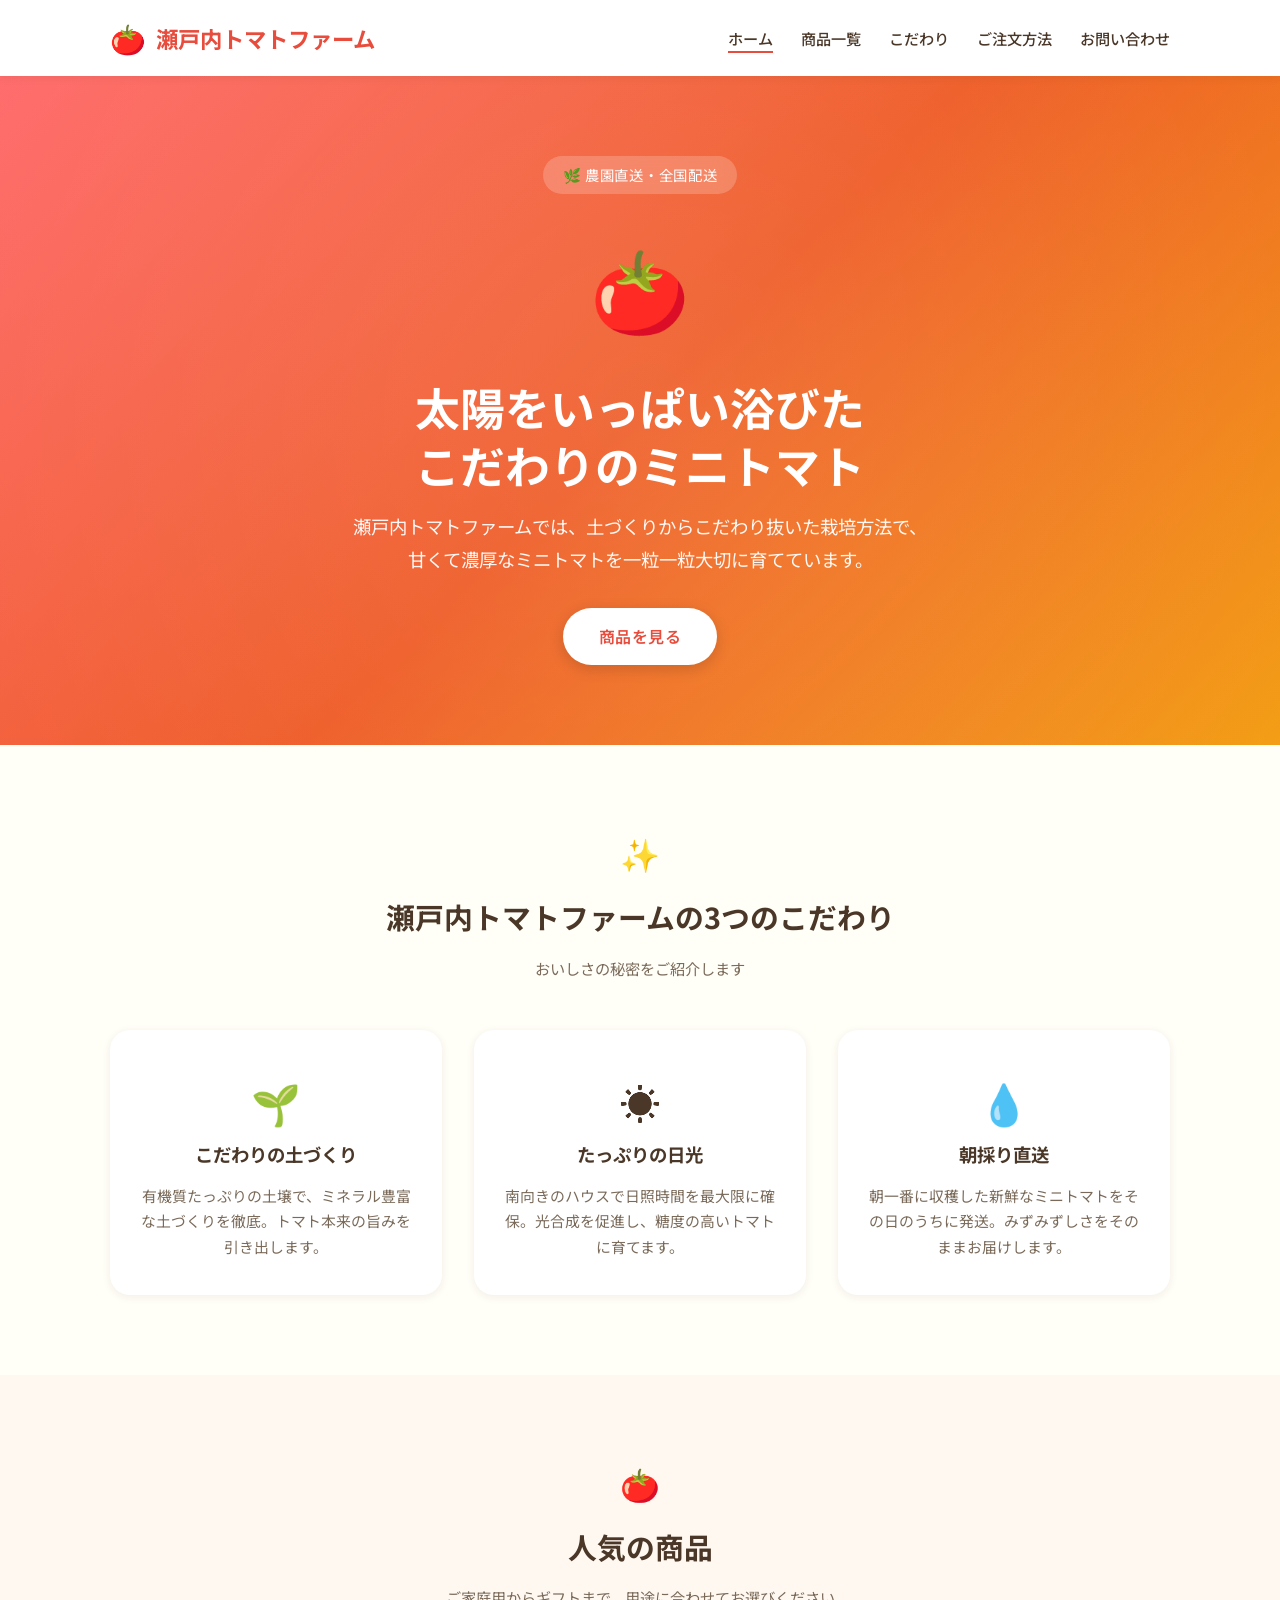
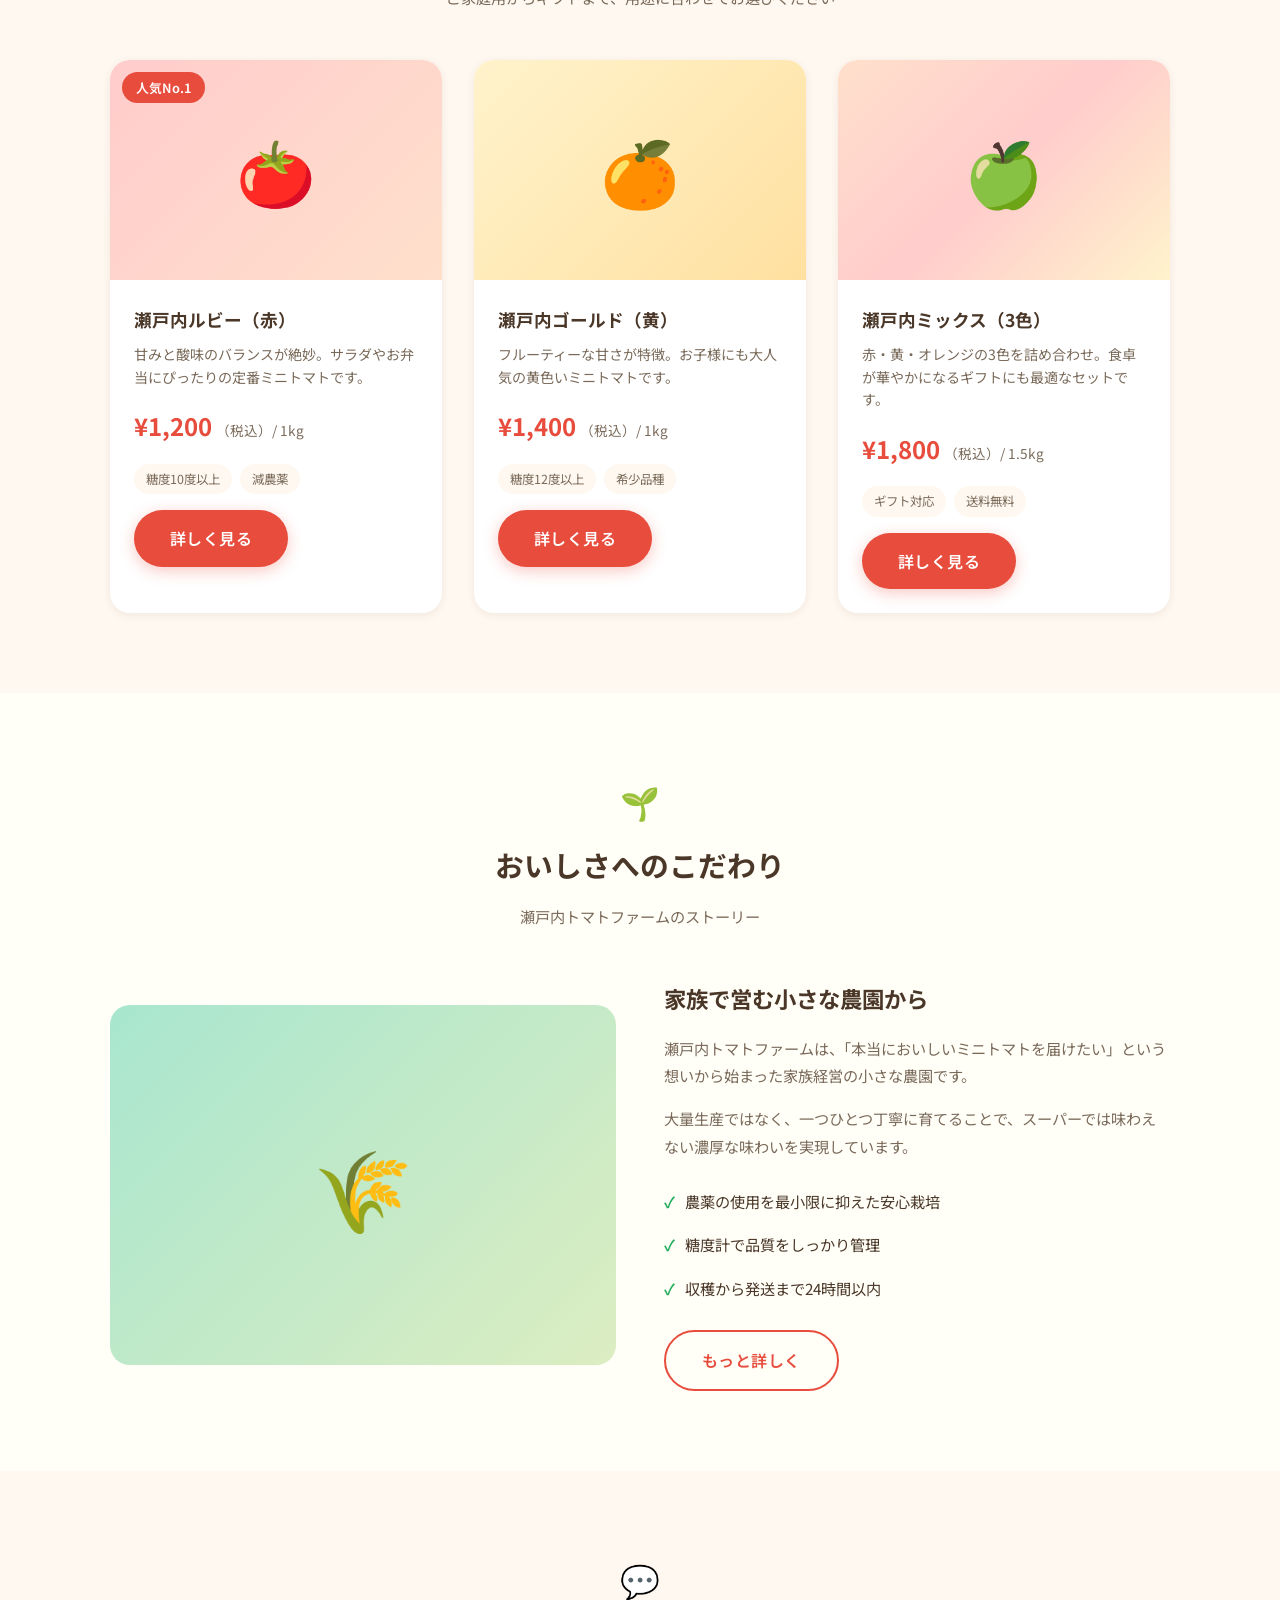
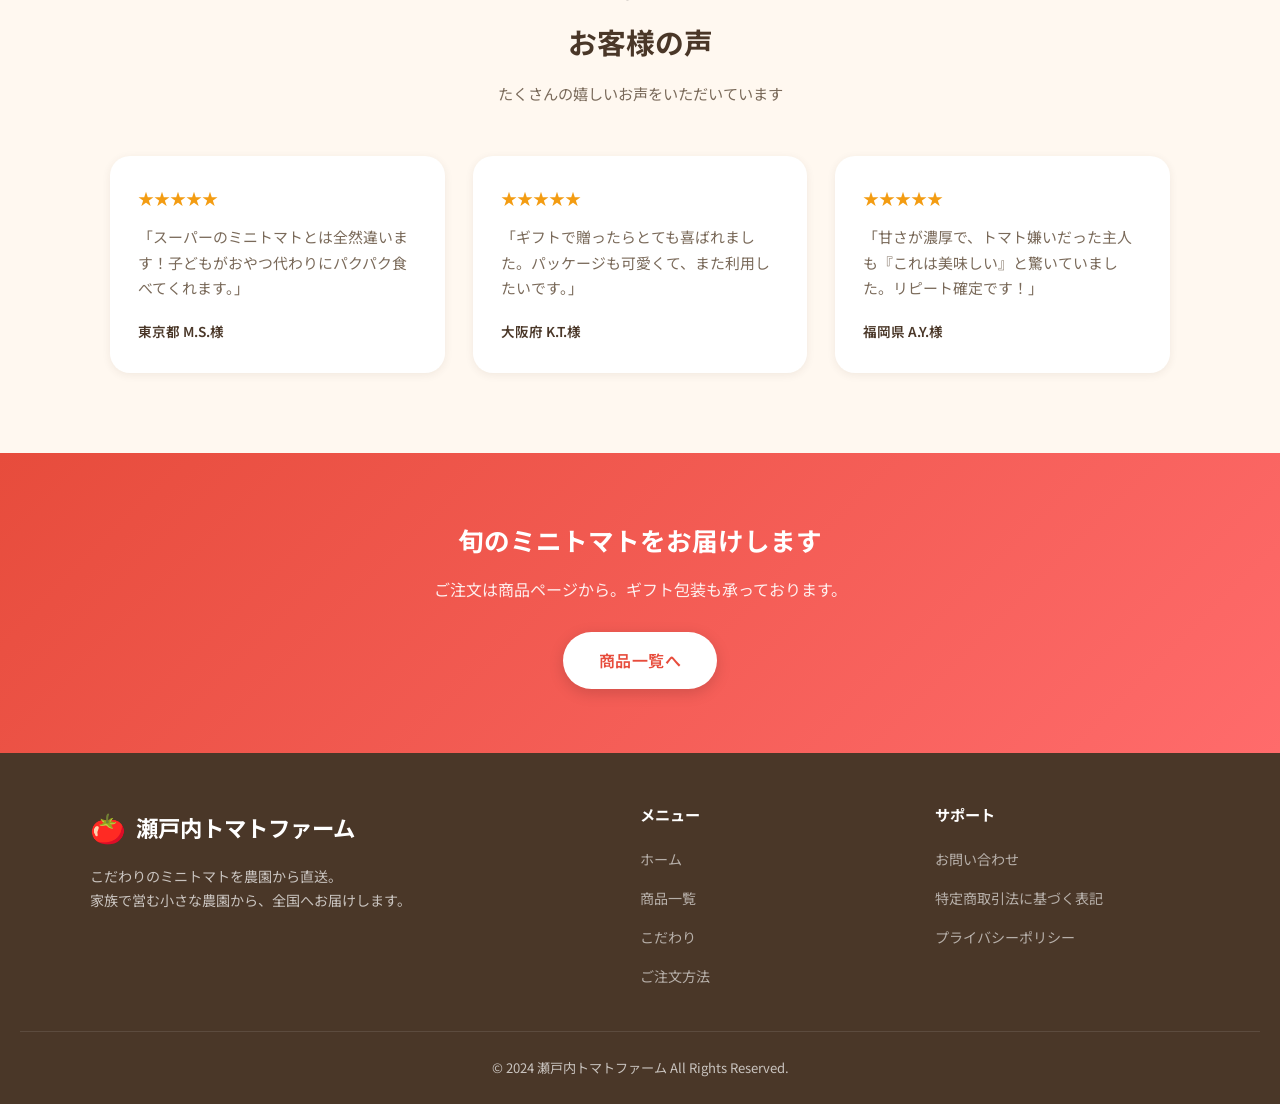
<file: index.html>
<!DOCTYPE html>
<html lang="ja">
<head>
  <meta charset="UTF-8">
  <meta name="viewport" content="width=device-width, initial-scale=1.0">
  <meta name="description" content="甘くて濃厚なミニトマトを農園から直送。こだわりの栽培方法で育てた新鮮なミニトマトをお届けします。">
  <title>瀬戸内トマトファーム | こだわりミニトマトの通販</title>
  <link rel="preconnect" href="https://fonts.googleapis.com">
  <link rel="preconnect" href="https://fonts.gstatic.com" crossorigin>
  <link href="https://fonts.googleapis.com/css2?family=Noto+Sans+JP:wght@400;500;600;700&display=swap" rel="stylesheet">
  <link rel="stylesheet" href="css/style.css">
</head>
<body>

  <!-- Header -->
  <header class="header">
    <div class="header-inner">
      <div class="logo">
        <span class="logo-icon">&#127813;</span>
        <a href="index.html">瀬戸内トマトファーム</a>
      </div>
      <button class="hamburger" aria-label="メニュー">
        <span></span>
        <span></span>
        <span></span>
      </button>
      <nav class="nav">
        <ul class="nav-list">
          <li><a href="index.html" class="active">ホーム</a></li>
          <li><a href="products.html">商品一覧</a></li>
          <li><a href="about.html">こだわり</a></li>
          <li><a href="order.html">ご注文方法</a></li>
          <li><a href="contact.html">お問い合わせ</a></li>
        </ul>
      </nav>
    </div>
  </header>

  <!-- Hero -->
  <section class="hero">
    <div class="hero-content">
      <span class="hero-badge">&#127807; 農園直送・全国配送</span>
      <span class="hero-tomato">&#127813;</span>
      <h1>太陽をいっぱい浴びた<br>こだわりのミニトマト</h1>
      <p>瀬戸内トマトファームでは、土づくりからこだわり抜いた栽培方法で、<br>甘くて濃厚なミニトマトを一粒一粒大切に育てています。</p>
      <a href="products.html" class="btn btn-primary">商品を見る</a>
    </div>
  </section>

  <!-- Features -->
  <section class="section">
    <div class="section-title">
      <span class="title-icon">&#10024;</span>
      <h2>瀬戸内トマトファームの3つのこだわり</h2>
      <p class="subtitle">おいしさの秘密をご紹介します</p>
    </div>
    <div class="features-grid container">
      <div class="feature-card">
        <span class="feature-icon">&#127793;</span>
        <h3>こだわりの土づくり</h3>
        <p>有機質たっぷりの土壌で、ミネラル豊富な土づくりを徹底。トマト本来の旨みを引き出します。</p>
      </div>
      <div class="feature-card">
        <span class="feature-icon">&#9728;&#65039;</span>
        <h3>たっぷりの日光</h3>
        <p>南向きのハウスで日照時間を最大限に確保。光合成を促進し、糖度の高いトマトに育てます。</p>
      </div>
      <div class="feature-card">
        <span class="feature-icon">&#128167;</span>
        <h3>朝採り直送</h3>
        <p>朝一番に収穫した新鮮なミニトマトをその日のうちに発送。みずみずしさをそのままお届けします。</p>
      </div>
    </div>
  </section>

  <!-- Products Preview -->
  <section class="section section-bg">
    <div class="section-title">
      <span class="title-icon">&#127813;</span>
      <h2>人気の商品</h2>
      <p class="subtitle">ご家庭用からギフトまで、用途に合わせてお選びください</p>
    </div>
    <div class="products-grid container">
      <div class="product-card">
        <div class="product-image">
          <span class="product-badge">人気No.1</span>
          &#127813;
        </div>
        <div class="product-info">
          <h3>瀬戸内ルビー（赤）</h3>
          <p class="description">甘みと酸味のバランスが絶妙。サラダやお弁当にぴったりの定番ミニトマトです。</p>
          <div class="product-price">
            <span class="price">&yen;1,200</span>
            <span class="unit">（税込）/ 1kg</span>
          </div>
          <div class="product-meta">
            <span class="product-tag">糖度10度以上</span>
            <span class="product-tag">減農薬</span>
          </div>
          <a href="products.html" class="btn btn-accent">詳しく見る</a>
        </div>
      </div>
      <div class="product-card">
        <div class="product-image" style="background: linear-gradient(135deg, #fff3cc, #ffe0a0);">
          &#127818;
        </div>
        <div class="product-info">
          <h3>瀬戸内ゴールド（黄）</h3>
          <p class="description">フルーティーな甘さが特徴。お子様にも大人気の黄色いミニトマトです。</p>
          <div class="product-price">
            <span class="price">&yen;1,400</span>
            <span class="unit">（税込）/ 1kg</span>
          </div>
          <div class="product-meta">
            <span class="product-tag">糖度12度以上</span>
            <span class="product-tag">希少品種</span>
          </div>
          <a href="products.html" class="btn btn-accent">詳しく見る</a>
        </div>
      </div>
      <div class="product-card">
        <div class="product-image" style="background: linear-gradient(135deg, #ffe0cc, #ffcccc, #fff3cc);">
          &#127823;
        </div>
        <div class="product-info">
          <h3>瀬戸内ミックス（3色）</h3>
          <p class="description">赤・黄・オレンジの3色を詰め合わせ。食卓が華やかになるギフトにも最適なセットです。</p>
          <div class="product-price">
            <span class="price">&yen;1,800</span>
            <span class="unit">（税込）/ 1.5kg</span>
          </div>
          <div class="product-meta">
            <span class="product-tag">ギフト対応</span>
            <span class="product-tag">送料無料</span>
          </div>
          <a href="products.html" class="btn btn-accent">詳しく見る</a>
        </div>
      </div>
    </div>
  </section>

  <!-- Story Section -->
  <section class="section">
    <div class="section-title">
      <span class="title-icon">&#127793;</span>
      <h2>おいしさへのこだわり</h2>
      <p class="subtitle">瀬戸内トマトファームのストーリー</p>
    </div>
    <div class="story-content container">
      <div class="story-image">&#127806;</div>
      <div class="story-text">
        <h3>家族で営む小さな農園から</h3>
        <p>瀬戸内トマトファームは、「本当においしいミニトマトを届けたい」という想いから始まった家族経営の小さな農園です。</p>
        <p>大量生産ではなく、一つひとつ丁寧に育てることで、スーパーでは味わえない濃厚な味わいを実現しています。</p>
        <ul class="story-list">
          <li>農薬の使用を最小限に抑えた安心栽培</li>
          <li>糖度計で品質をしっかり管理</li>
          <li>収穫から発送まで24時間以内</li>
        </ul>
        <a href="about.html" class="btn btn-outline" style="margin-top: 20px;">もっと詳しく</a>
      </div>
    </div>
  </section>

  <!-- Testimonials -->
  <section class="section section-bg">
    <div class="section-title">
      <span class="title-icon">&#128172;</span>
      <h2>お客様の声</h2>
      <p class="subtitle">たくさんの嬉しいお声をいただいています</p>
    </div>
    <div class="testimonials-grid container">
      <div class="testimonial-card">
        <div class="testimonial-stars">&#9733;&#9733;&#9733;&#9733;&#9733;</div>
        <p>「スーパーのミニトマトとは全然違います！子どもがおやつ代わりにパクパク食べてくれます。」</p>
        <span class="testimonial-author">東京都 M.S.様</span>
      </div>
      <div class="testimonial-card">
        <div class="testimonial-stars">&#9733;&#9733;&#9733;&#9733;&#9733;</div>
        <p>「ギフトで贈ったらとても喜ばれました。パッケージも可愛くて、また利用したいです。」</p>
        <span class="testimonial-author">大阪府 K.T.様</span>
      </div>
      <div class="testimonial-card">
        <div class="testimonial-stars">&#9733;&#9733;&#9733;&#9733;&#9733;</div>
        <p>「甘さが濃厚で、トマト嫌いだった主人も『これは美味しい』と驚いていました。リピート確定です！」</p>
        <span class="testimonial-author">福岡県 A.Y.様</span>
      </div>
    </div>
  </section>

  <!-- CTA -->
  <section class="cta-section">
    <h2>旬のミニトマトをお届けします</h2>
    <p>ご注文は商品ページから。ギフト包装も承っております。</p>
    <a href="products.html" class="btn btn-primary">商品一覧へ</a>
  </section>

  <!-- Footer -->
  <footer class="footer">
    <div class="footer-inner">
      <div class="footer-brand">
        <div class="logo">
          <span class="logo-icon">&#127813;</span>
          瀬戸内トマトファーム
        </div>
        <p>こだわりのミニトマトを農園から直送。<br>家族で営む小さな農園から、全国へお届けします。</p>
      </div>
      <div class="footer-links">
        <h4>メニュー</h4>
        <ul>
          <li><a href="index.html">ホーム</a></li>
          <li><a href="products.html">商品一覧</a></li>
          <li><a href="about.html">こだわり</a></li>
          <li><a href="order.html">ご注文方法</a></li>
        </ul>
      </div>
      <div class="footer-links">
        <h4>サポート</h4>
        <ul>
          <li><a href="contact.html">お問い合わせ</a></li>
          <li><a href="tokushoho.html">特定商取引法に基づく表記</a></li>
          <li><a href="privacy.html">プライバシーポリシー</a></li>
        </ul>
      </div>
    </div>
    <div class="footer-bottom">
      <p>&copy; 2024 瀬戸内トマトファーム All Rights Reserved.</p>
    </div>
  </footer>

  <script src="js/main.js"></script>
</body>
</html>
</file>
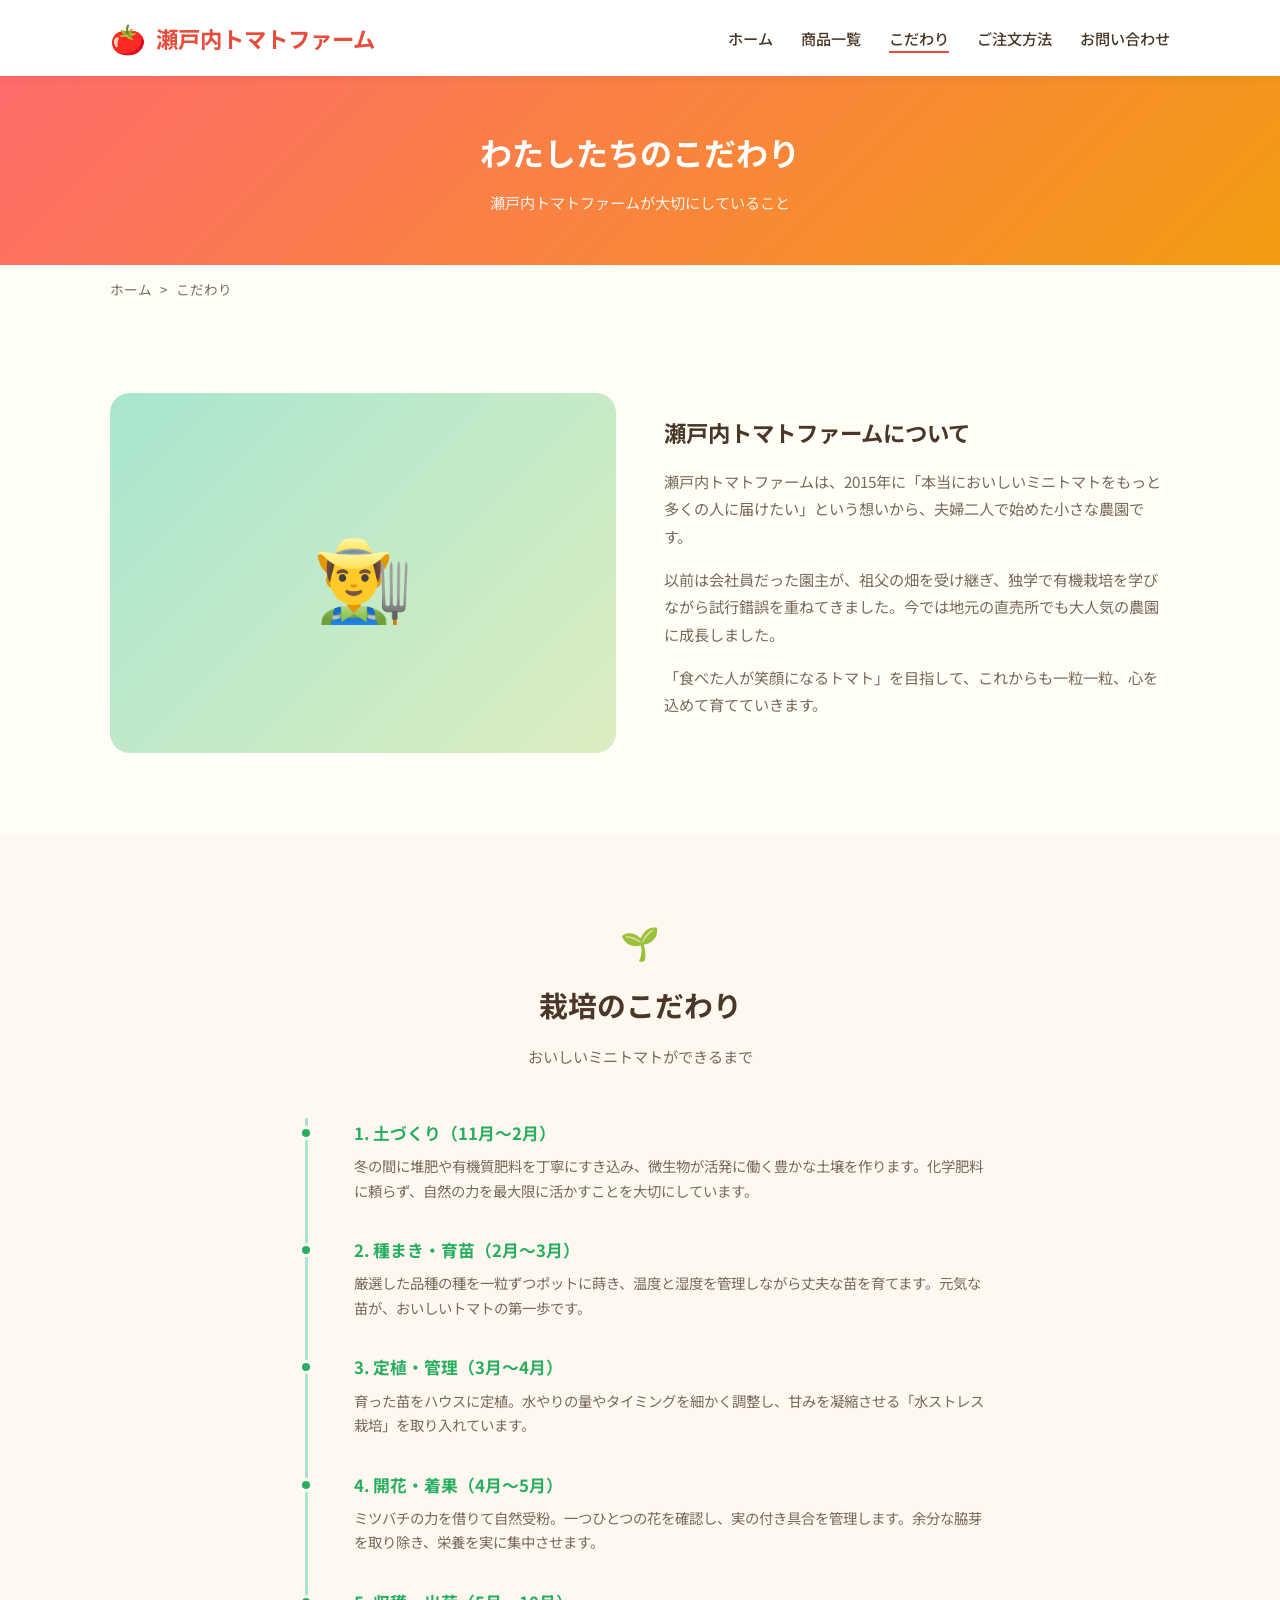
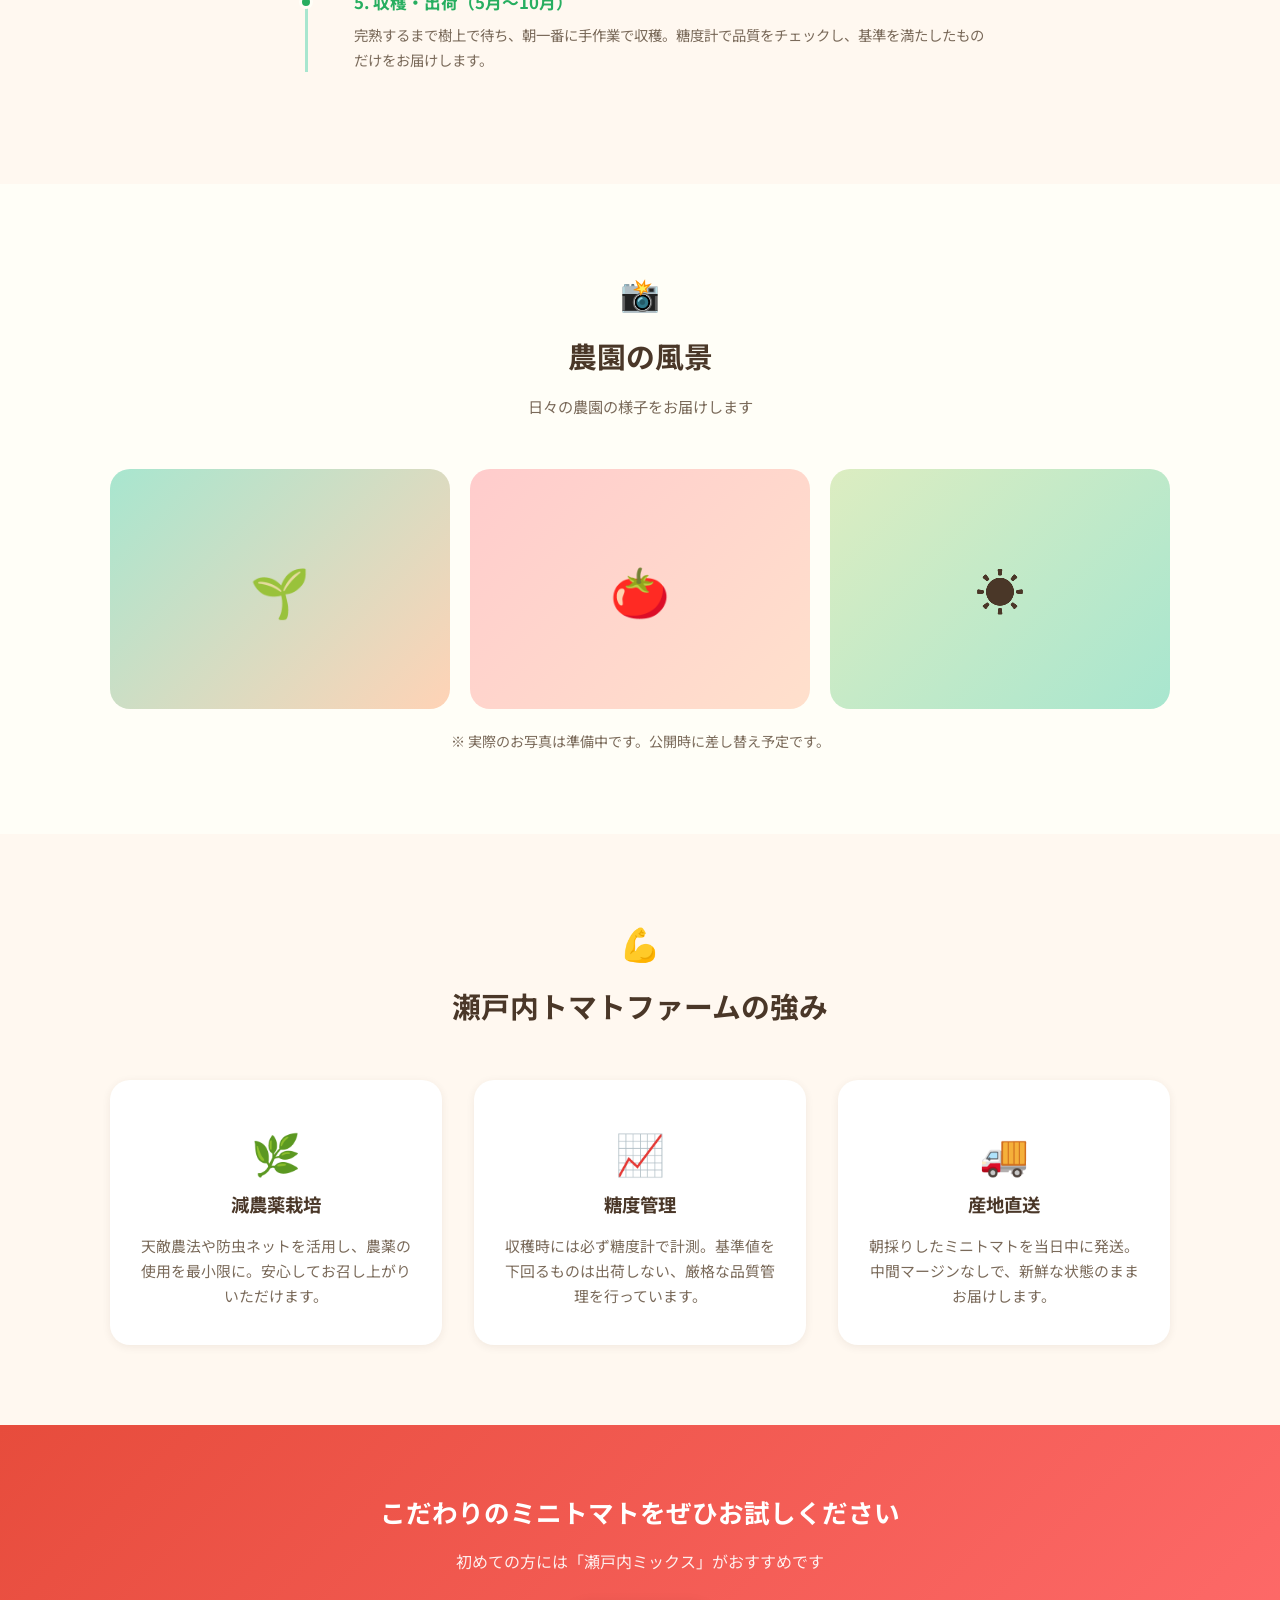
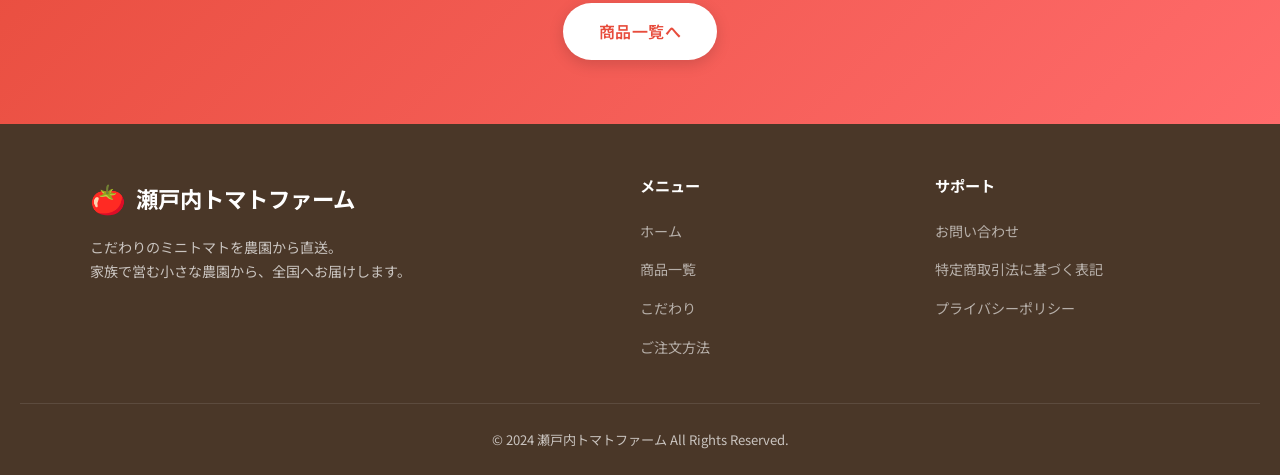
<file: about.html>
<!DOCTYPE html>
<html lang="ja">
<head>
  <meta charset="UTF-8">
  <meta name="viewport" content="width=device-width, initial-scale=1.0">
  <meta name="description" content="瀬戸内トマトファームのこだわり。土づくり・栽培方法・収穫のこだわりをご紹介します。">
  <title>こだわり | 瀬戸内トマトファーム</title>
  <link rel="preconnect" href="https://fonts.googleapis.com">
  <link rel="preconnect" href="https://fonts.gstatic.com" crossorigin>
  <link href="https://fonts.googleapis.com/css2?family=Noto+Sans+JP:wght@400;500;600;700&display=swap" rel="stylesheet">
  <link rel="stylesheet" href="css/style.css">
</head>
<body>

  <!-- Header -->
  <header class="header">
    <div class="header-inner">
      <div class="logo">
        <span class="logo-icon">&#127813;</span>
        <a href="index.html">瀬戸内トマトファーム</a>
      </div>
      <button class="hamburger" aria-label="メニュー">
        <span></span>
        <span></span>
        <span></span>
      </button>
      <nav class="nav">
        <ul class="nav-list">
          <li><a href="index.html">ホーム</a></li>
          <li><a href="products.html">商品一覧</a></li>
          <li><a href="about.html" class="active">こだわり</a></li>
          <li><a href="order.html">ご注文方法</a></li>
          <li><a href="contact.html">お問い合わせ</a></li>
        </ul>
      </nav>
    </div>
  </header>

  <!-- Page Header -->
  <section class="page-header">
    <h1>わたしたちのこだわり</h1>
    <p>瀬戸内トマトファームが大切にしていること</p>
  </section>

  <!-- Breadcrumb -->
  <div class="breadcrumb container">
    <a href="index.html">ホーム</a><span>></span>こだわり
  </div>

  <!-- Story -->
  <section class="section">
    <div class="story-content container">
      <div class="story-image">&#128104;&#8205;&#127806;</div>
      <div class="story-text">
        <h3>瀬戸内トマトファームについて</h3>
        <p>瀬戸内トマトファームは、2015年に「本当においしいミニトマトをもっと多くの人に届けたい」という想いから、夫婦二人で始めた小さな農園です。</p>
        <p>以前は会社員だった園主が、祖父の畑を受け継ぎ、独学で有機栽培を学びながら試行錯誤を重ねてきました。今では地元の直売所でも大人気の農園に成長しました。</p>
        <p>「食べた人が笑顔になるトマト」を目指して、これからも一粒一粒、心を込めて育てていきます。</p>
      </div>
    </div>
  </section>

  <!-- Growing Process -->
  <section class="section section-bg">
    <div class="section-title">
      <span class="title-icon">&#127793;</span>
      <h2>栽培のこだわり</h2>
      <p class="subtitle">おいしいミニトマトができるまで</p>
    </div>
    <div class="timeline">
      <div class="timeline-item">
        <h3>1. 土づくり（11月〜2月）</h3>
        <p>冬の間に堆肥や有機質肥料を丁寧にすき込み、微生物が活発に働く豊かな土壌を作ります。化学肥料に頼らず、自然の力を最大限に活かすことを大切にしています。</p>
      </div>
      <div class="timeline-item">
        <h3>2. 種まき・育苗（2月〜3月）</h3>
        <p>厳選した品種の種を一粒ずつポットに蒔き、温度と湿度を管理しながら丈夫な苗を育てます。元気な苗が、おいしいトマトの第一歩です。</p>
      </div>
      <div class="timeline-item">
        <h3>3. 定植・管理（3月〜4月）</h3>
        <p>育った苗をハウスに定植。水やりの量やタイミングを細かく調整し、甘みを凝縮させる「水ストレス栽培」を取り入れています。</p>
      </div>
      <div class="timeline-item">
        <h3>4. 開花・着果（4月〜5月）</h3>
        <p>ミツバチの力を借りて自然受粉。一つひとつの花を確認し、実の付き具合を管理します。余分な脇芽を取り除き、栄養を実に集中させます。</p>
      </div>
      <div class="timeline-item">
        <h3>5. 収穫・出荷（5月〜10月）</h3>
        <p>完熟するまで樹上で待ち、朝一番に手作業で収穫。糖度計で品質をチェックし、基準を満たしたものだけをお届けします。</p>
      </div>
    </div>
  </section>

  <!-- Gallery -->
  <section class="section">
    <div class="section-title">
      <span class="title-icon">&#128248;</span>
      <h2>農園の風景</h2>
      <p class="subtitle">日々の農園の様子をお届けします</p>
    </div>
    <div class="about-gallery container">
      <div class="gallery-item">&#127793;</div>
      <div class="gallery-item" style="background: linear-gradient(135deg, #ffcccc, #ffe0cc);">&#127813;</div>
      <div class="gallery-item" style="background: linear-gradient(135deg, #dcedc1, #a8e6cf);">&#9728;&#65039;</div>
    </div>
    <p style="text-align: center; margin-top: 20px; color: var(--color-text-light); font-size: 0.88rem;">※ 実際のお写真は準備中です。公開時に差し替え予定です。</p>
  </section>

  <!-- Features -->
  <section class="section section-bg">
    <div class="section-title">
      <span class="title-icon">&#128170;</span>
      <h2>瀬戸内トマトファームの強み</h2>
    </div>
    <div class="features-grid container">
      <div class="feature-card">
        <span class="feature-icon">&#127807;</span>
        <h3>減農薬栽培</h3>
        <p>天敵農法や防虫ネットを活用し、農薬の使用を最小限に。安心してお召し上がりいただけます。</p>
      </div>
      <div class="feature-card">
        <span class="feature-icon">&#128200;</span>
        <h3>糖度管理</h3>
        <p>収穫時には必ず糖度計で計測。基準値を下回るものは出荷しない、厳格な品質管理を行っています。</p>
      </div>
      <div class="feature-card">
        <span class="feature-icon">&#128666;</span>
        <h3>産地直送</h3>
        <p>朝採りしたミニトマトを当日中に発送。中間マージンなしで、新鮮な状態のままお届けします。</p>
      </div>
    </div>
  </section>

  <!-- CTA -->
  <section class="cta-section">
    <h2>こだわりのミニトマトをぜひお試しください</h2>
    <p>初めての方には「瀬戸内ミックス」がおすすめです</p>
    <a href="products.html" class="btn btn-primary">商品一覧へ</a>
  </section>

  <!-- Footer -->
  <footer class="footer">
    <div class="footer-inner">
      <div class="footer-brand">
        <div class="logo">
          <span class="logo-icon">&#127813;</span>
          瀬戸内トマトファーム
        </div>
        <p>こだわりのミニトマトを農園から直送。<br>家族で営む小さな農園から、全国へお届けします。</p>
      </div>
      <div class="footer-links">
        <h4>メニュー</h4>
        <ul>
          <li><a href="index.html">ホーム</a></li>
          <li><a href="products.html">商品一覧</a></li>
          <li><a href="about.html">こだわり</a></li>
          <li><a href="order.html">ご注文方法</a></li>
        </ul>
      </div>
      <div class="footer-links">
        <h4>サポート</h4>
        <ul>
          <li><a href="contact.html">お問い合わせ</a></li>
          <li><a href="tokushoho.html">特定商取引法に基づく表記</a></li>
          <li><a href="privacy.html">プライバシーポリシー</a></li>
        </ul>
      </div>
    </div>
    <div class="footer-bottom">
      <p>&copy; 2024 瀬戸内トマトファーム All Rights Reserved.</p>
    </div>
  </footer>

  <script src="js/main.js"></script>
</body>
</html>
</file>
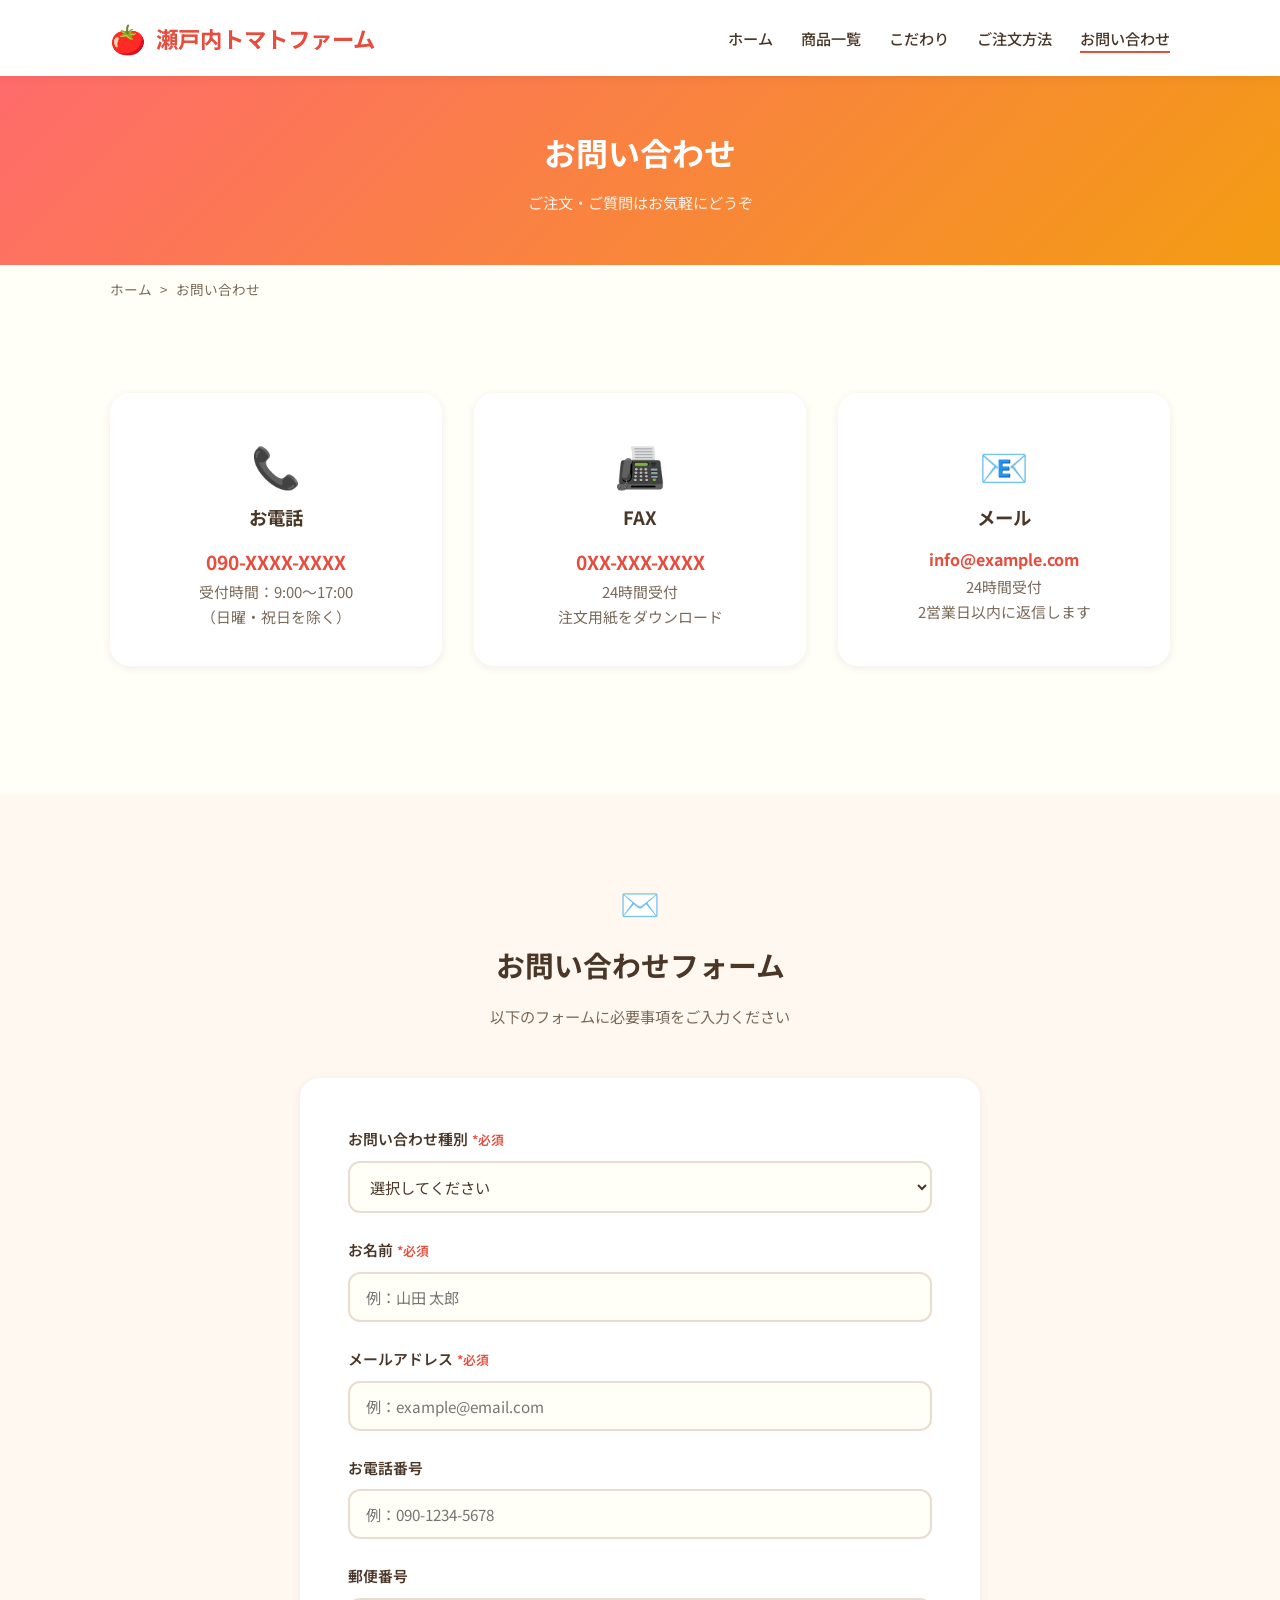
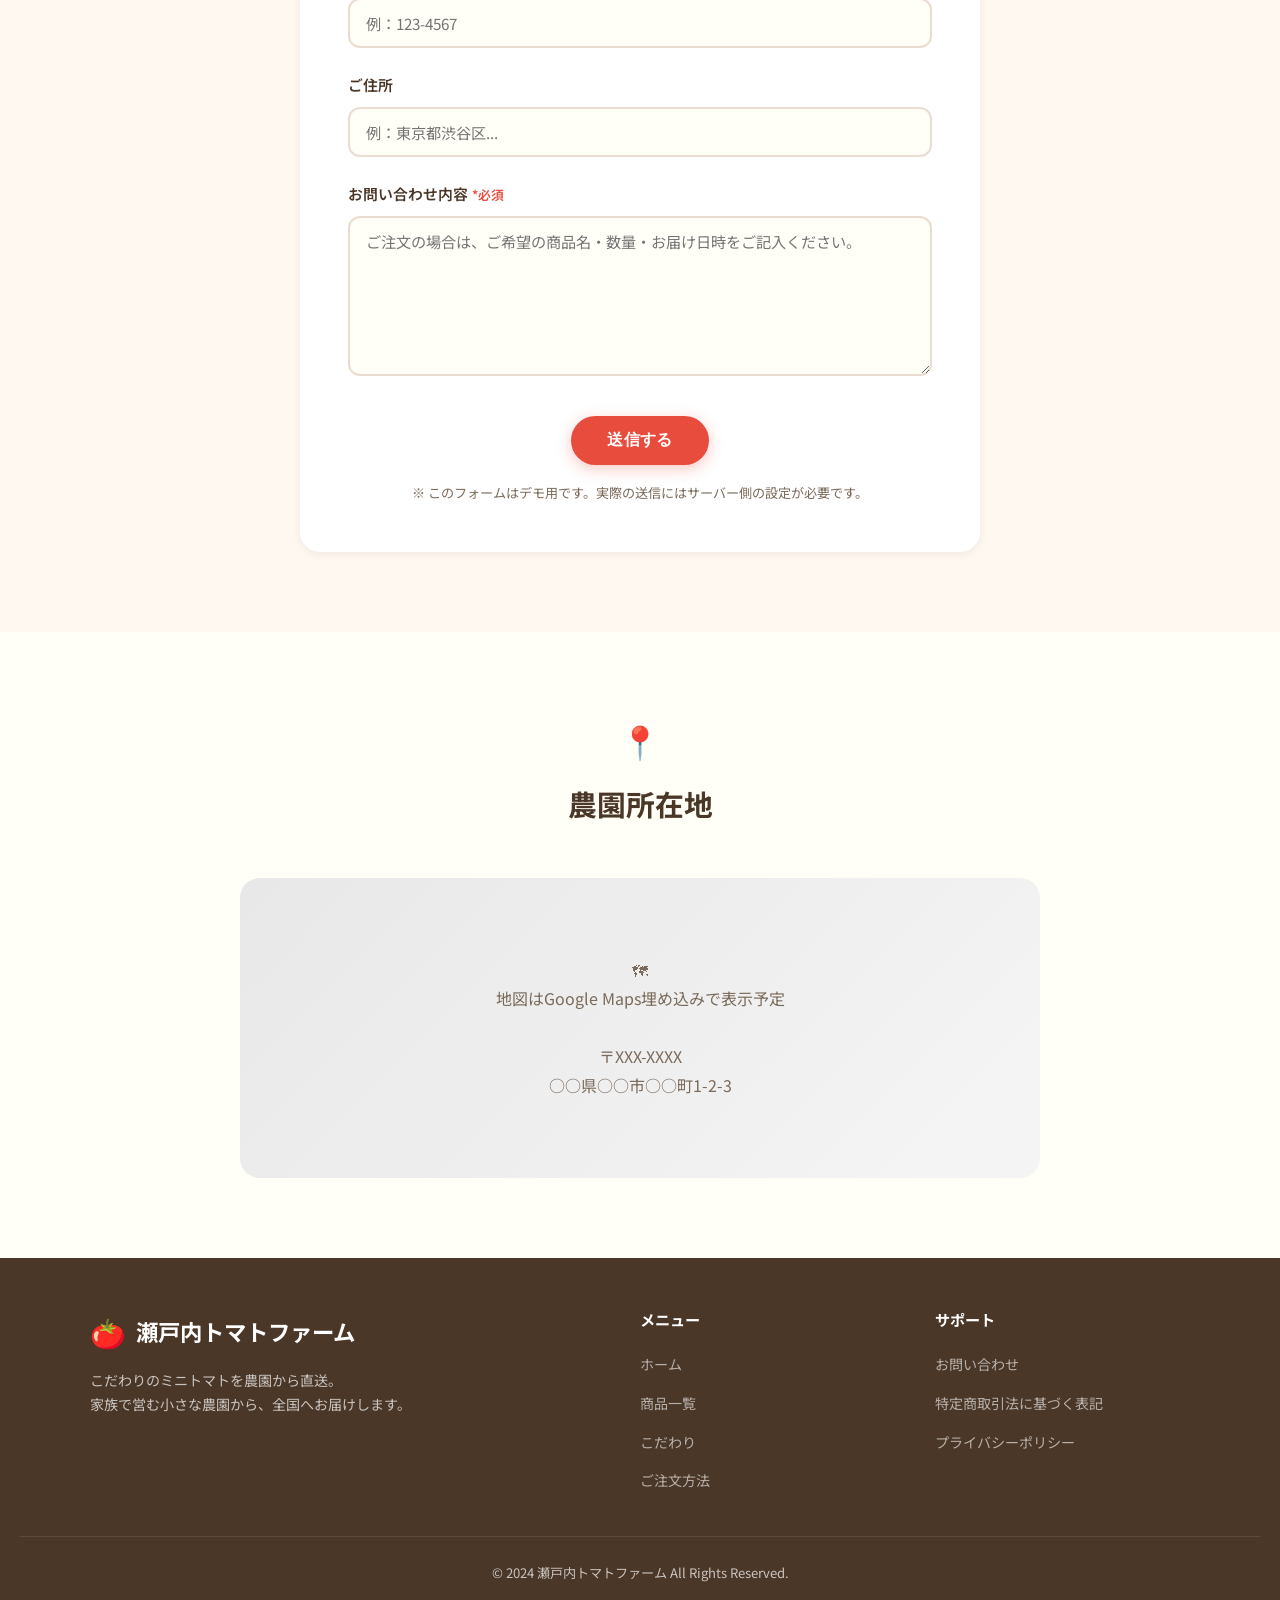
<file: contact.html>
<!DOCTYPE html>
<html lang="ja">
<head>
  <meta charset="UTF-8">
  <meta name="viewport" content="width=device-width, initial-scale=1.0">
  <meta name="description" content="瀬戸内トマトファームへのお問い合わせ。ご注文やご質問はこちらからお気軽にどうぞ。">
  <title>お問い合わせ | 瀬戸内トマトファーム</title>
  <link rel="preconnect" href="https://fonts.googleapis.com">
  <link rel="preconnect" href="https://fonts.gstatic.com" crossorigin>
  <link href="https://fonts.googleapis.com/css2?family=Noto+Sans+JP:wght@400;500;600;700&display=swap" rel="stylesheet">
  <link rel="stylesheet" href="css/style.css">
</head>
<body>

  <!-- Header -->
  <header class="header">
    <div class="header-inner">
      <div class="logo">
        <span class="logo-icon">&#127813;</span>
        <a href="index.html">瀬戸内トマトファーム</a>
      </div>
      <button class="hamburger" aria-label="メニュー">
        <span></span>
        <span></span>
        <span></span>
      </button>
      <nav class="nav">
        <ul class="nav-list">
          <li><a href="index.html">ホーム</a></li>
          <li><a href="products.html">商品一覧</a></li>
          <li><a href="about.html">こだわり</a></li>
          <li><a href="order.html">ご注文方法</a></li>
          <li><a href="contact.html" class="active">お問い合わせ</a></li>
        </ul>
      </nav>
    </div>
  </header>

  <!-- Page Header -->
  <section class="page-header">
    <h1>お問い合わせ</h1>
    <p>ご注文・ご質問はお気軽にどうぞ</p>
  </section>

  <!-- Breadcrumb -->
  <div class="breadcrumb container">
    <a href="index.html">ホーム</a><span>></span>お問い合わせ
  </div>

  <!-- Contact Info -->
  <section class="section">
    <div class="features-grid container" style="grid-template-columns: repeat(3, 1fr); margin-bottom: 48px;">
      <div class="feature-card">
        <span class="feature-icon">&#128222;</span>
        <h3>お電話</h3>
        <p><strong style="font-size: 1.2rem; color: var(--color-primary);">090-XXXX-XXXX</strong><br>受付時間：9:00〜17:00<br>（日曜・祝日を除く）</p>
      </div>
      <div class="feature-card">
        <span class="feature-icon">&#128224;</span>
        <h3>FAX</h3>
        <p><strong style="font-size: 1.2rem; color: var(--color-primary);">0XX-XXX-XXXX</strong><br>24時間受付<br>注文用紙をダウンロード</p>
      </div>
      <div class="feature-card">
        <span class="feature-icon">&#128231;</span>
        <h3>メール</h3>
        <p><strong style="font-size: 1rem; color: var(--color-primary);">info@example.com</strong><br>24時間受付<br>2営業日以内に返信します</p>
      </div>
    </div>
  </section>

  <!-- Contact Form -->
  <section class="section section-bg">
    <div class="section-title">
      <span class="title-icon">&#9993;&#65039;</span>
      <h2>お問い合わせフォーム</h2>
      <p class="subtitle">以下のフォームに必要事項をご入力ください</p>
    </div>
    <form class="contact-form" action="#" method="post">
      <div class="form-group">
        <label>お問い合わせ種別<span class="required">*必須</span></label>
        <select required>
          <option value="">選択してください</option>
          <option value="order">ご注文</option>
          <option value="question">商品に関するご質問</option>
          <option value="gift">ギフトについて</option>
          <option value="subscription">定期便について</option>
          <option value="other">その他</option>
        </select>
      </div>
      <div class="form-group">
        <label>お名前<span class="required">*必須</span></label>
        <input type="text" placeholder="例：山田 太郎" required>
      </div>
      <div class="form-group">
        <label>メールアドレス<span class="required">*必須</span></label>
        <input type="email" placeholder="例：example@email.com" required>
      </div>
      <div class="form-group">
        <label>お電話番号</label>
        <input type="tel" placeholder="例：090-1234-5678">
      </div>
      <div class="form-group">
        <label>郵便番号</label>
        <input type="text" placeholder="例：123-4567">
      </div>
      <div class="form-group">
        <label>ご住所</label>
        <input type="text" placeholder="例：東京都渋谷区...">
      </div>
      <div class="form-group">
        <label>お問い合わせ内容<span class="required">*必須</span></label>
        <textarea placeholder="ご注文の場合は、ご希望の商品名・数量・お届け日時をご記入ください。" required></textarea>
      </div>
      <div class="form-submit">
        <button type="submit" class="btn btn-accent">送信する</button>
      </div>
      <p style="text-align: center; margin-top: 16px; font-size: 0.82rem; color: var(--color-text-light);">※ このフォームはデモ用です。実際の送信にはサーバー側の設定が必要です。</p>
    </form>
  </section>

  <!-- Map placeholder -->
  <section class="section">
    <div class="section-title">
      <span class="title-icon">&#128205;</span>
      <h2>農園所在地</h2>
    </div>
    <div style="max-width: 800px; margin: 0 auto; background: linear-gradient(135deg, #e8e8e8, #f5f5f5); height: 300px; border-radius: var(--radius-lg); display: flex; align-items: center; justify-content: center; color: var(--color-text-light);">
      <p style="text-align: center;">&#128506;<br>地図はGoogle Maps埋め込みで表示予定<br><br>〒XXX-XXXX<br>○○県○○市○○町1-2-3</p>
    </div>
  </section>

  <!-- Footer -->
  <footer class="footer">
    <div class="footer-inner">
      <div class="footer-brand">
        <div class="logo">
          <span class="logo-icon">&#127813;</span>
          瀬戸内トマトファーム
        </div>
        <p>こだわりのミニトマトを農園から直送。<br>家族で営む小さな農園から、全国へお届けします。</p>
      </div>
      <div class="footer-links">
        <h4>メニュー</h4>
        <ul>
          <li><a href="index.html">ホーム</a></li>
          <li><a href="products.html">商品一覧</a></li>
          <li><a href="about.html">こだわり</a></li>
          <li><a href="order.html">ご注文方法</a></li>
        </ul>
      </div>
      <div class="footer-links">
        <h4>サポート</h4>
        <ul>
          <li><a href="contact.html">お問い合わせ</a></li>
          <li><a href="tokushoho.html">特定商取引法に基づく表記</a></li>
          <li><a href="privacy.html">プライバシーポリシー</a></li>
        </ul>
      </div>
    </div>
    <div class="footer-bottom">
      <p>&copy; 2024 瀬戸内トマトファーム All Rights Reserved.</p>
    </div>
  </footer>

  <script src="js/main.js"></script>
</body>
</html>
</file>
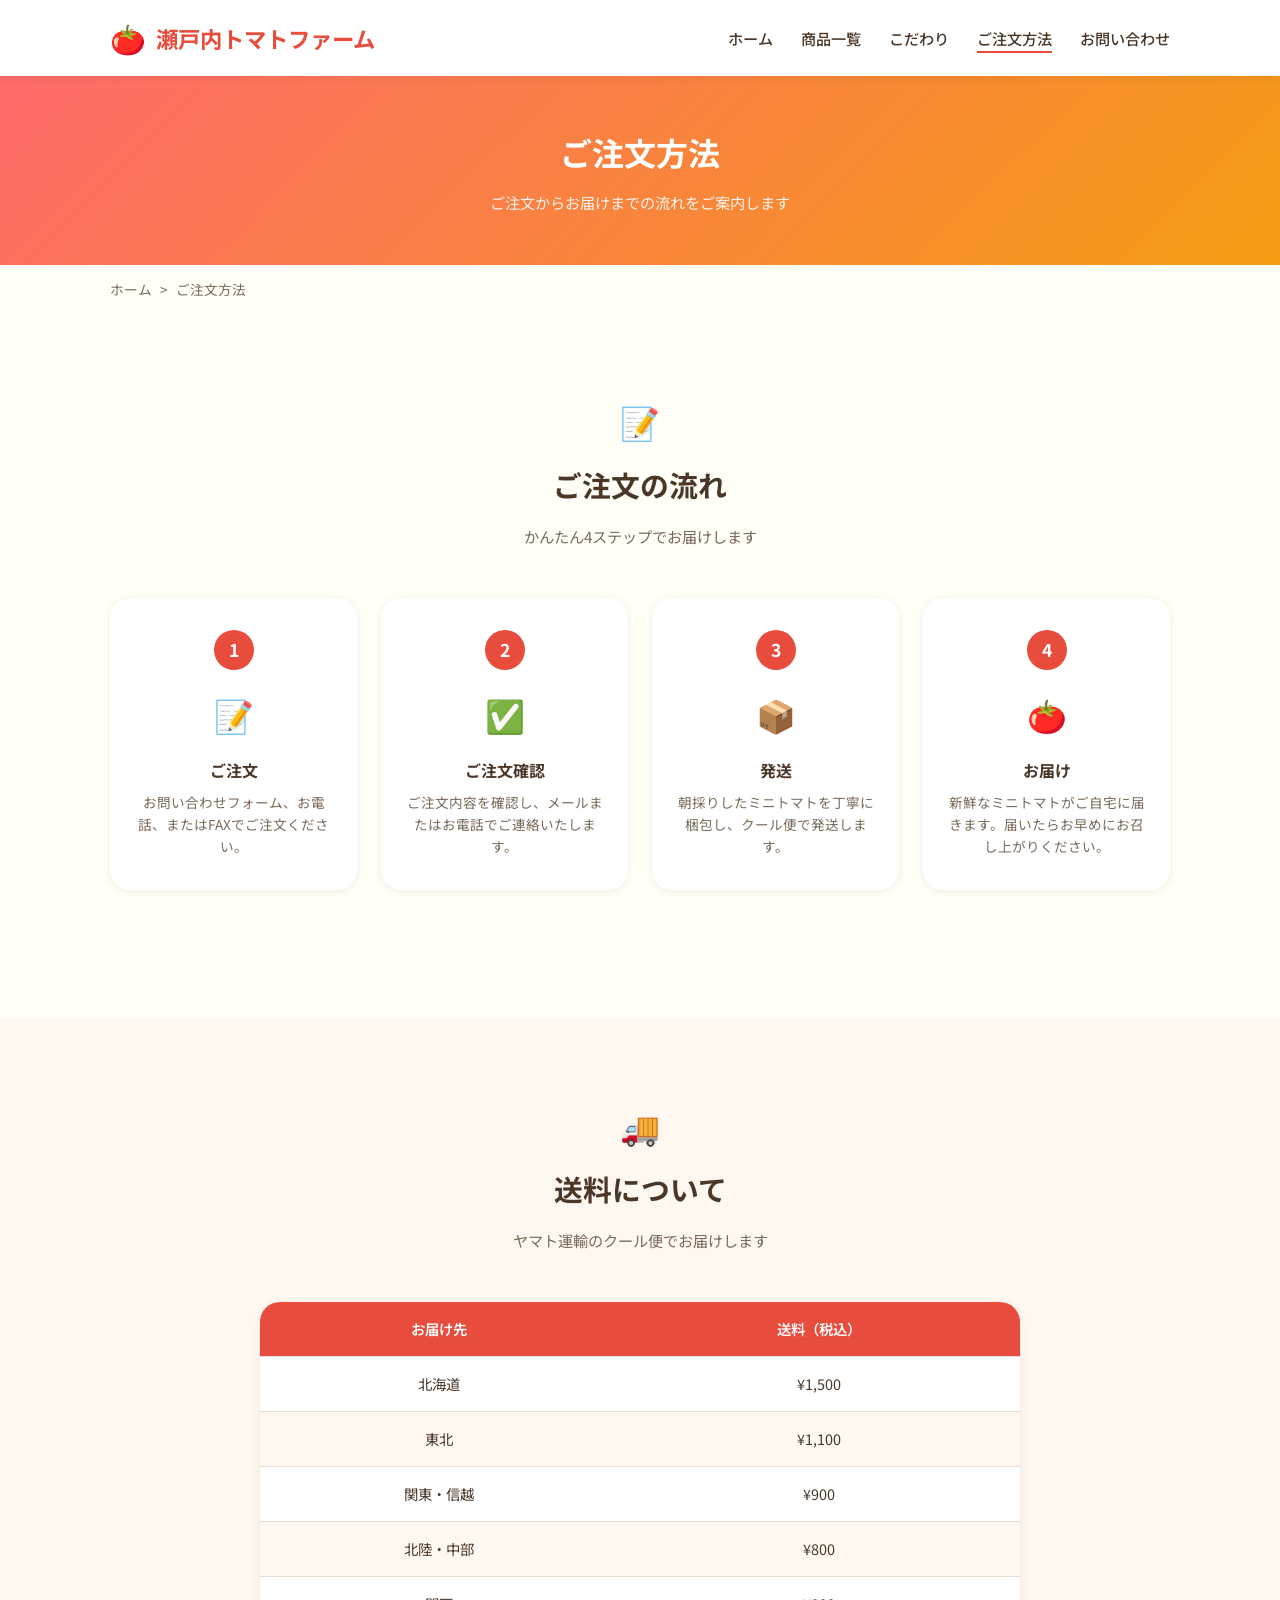
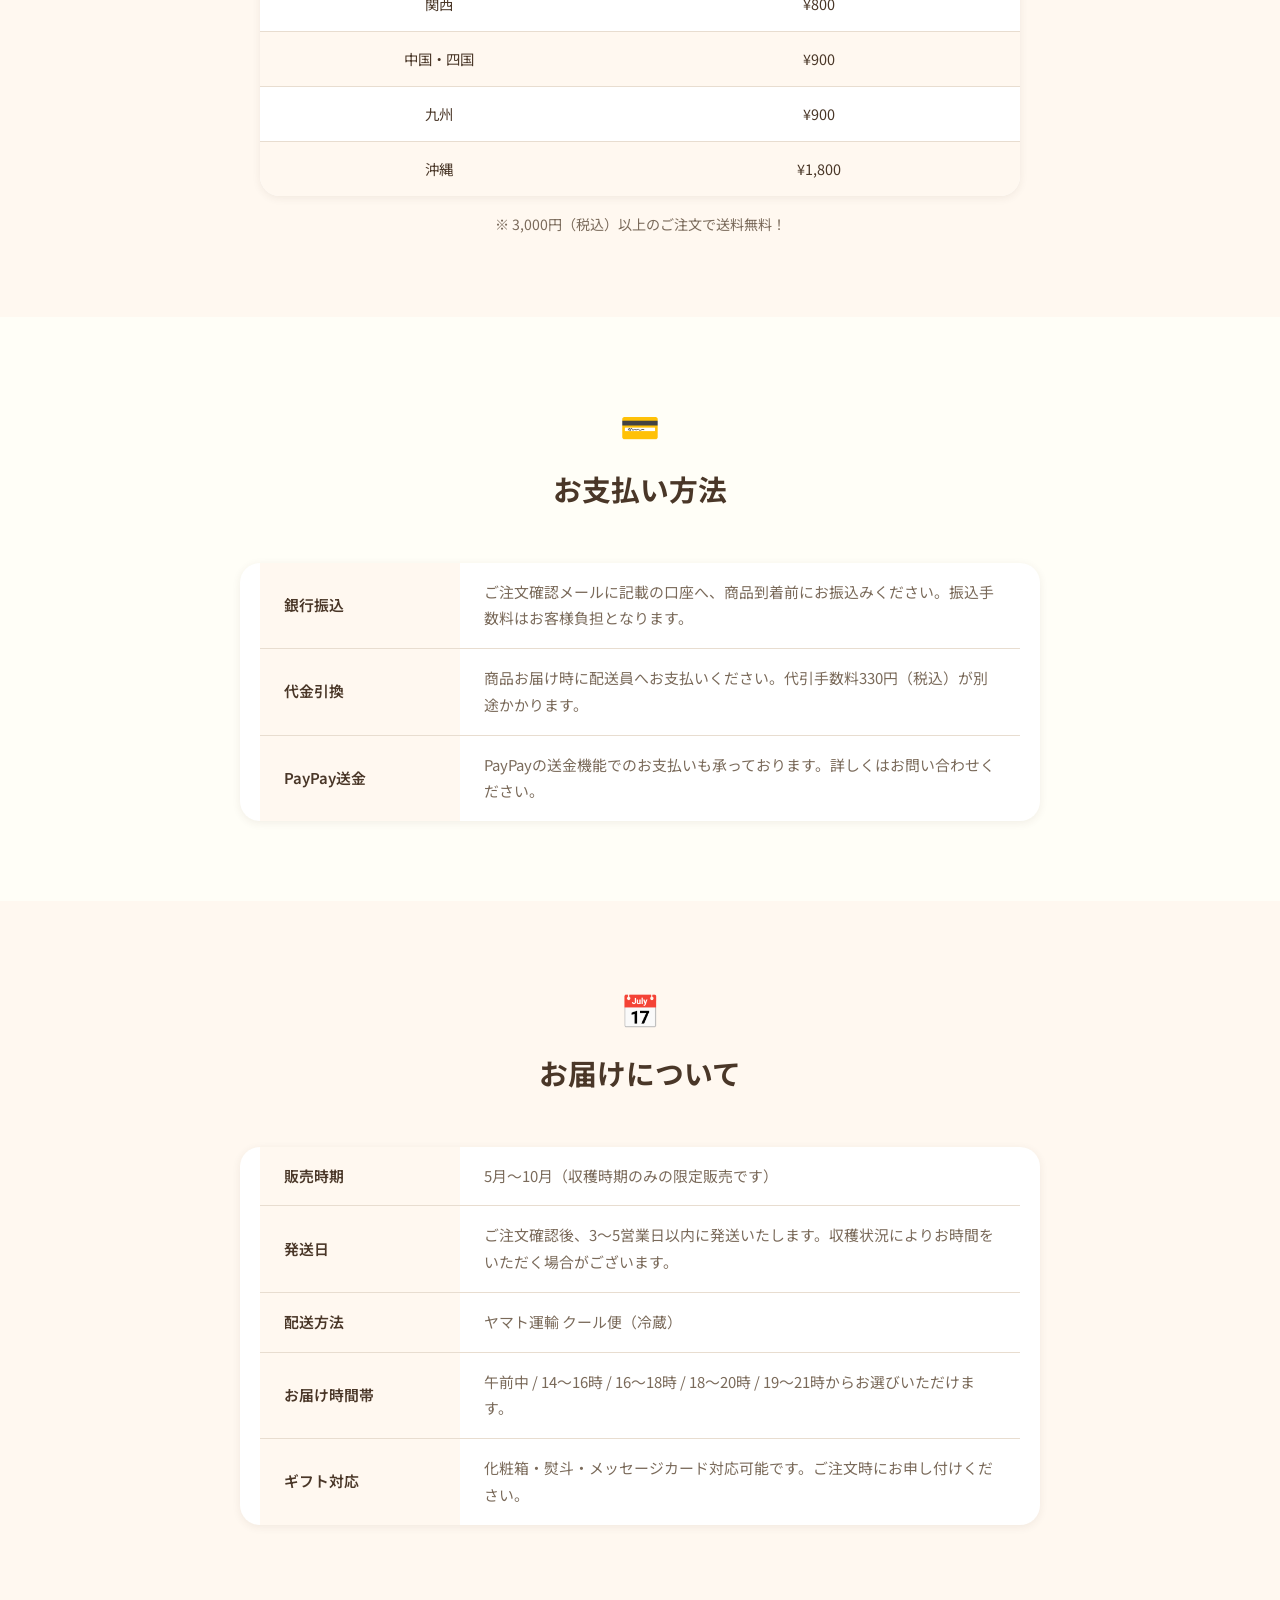
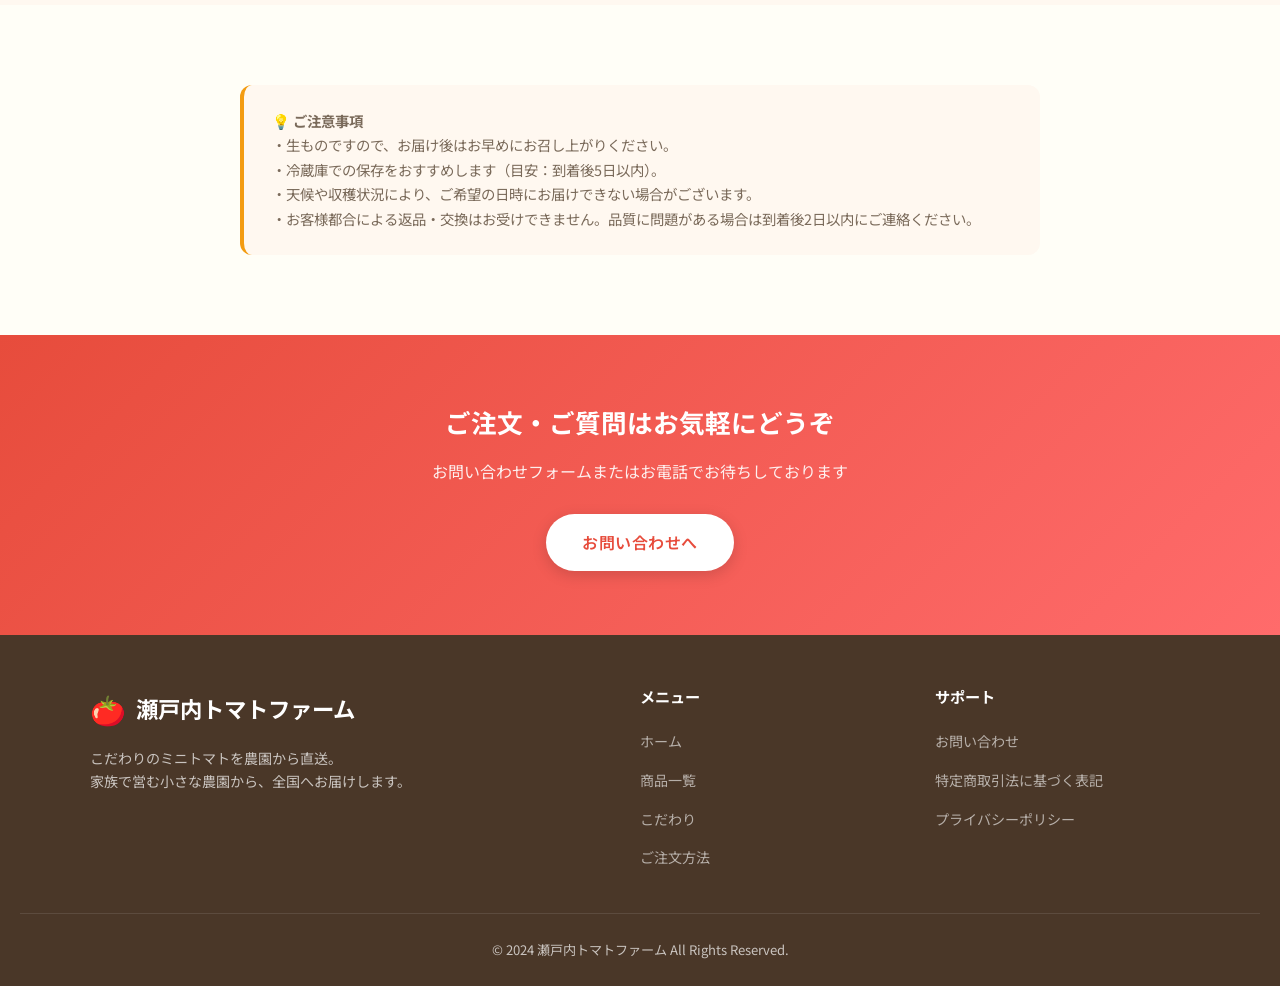
<file: order.html>
<!DOCTYPE html>
<html lang="ja">
<head>
  <meta charset="UTF-8">
  <meta name="viewport" content="width=device-width, initial-scale=1.0">
  <meta name="description" content="瀬戸内トマトファームのご注文方法・送料・お届けについてご案内します。">
  <title>ご注文方法 | 瀬戸内トマトファーム</title>
  <link rel="preconnect" href="https://fonts.googleapis.com">
  <link rel="preconnect" href="https://fonts.gstatic.com" crossorigin>
  <link href="https://fonts.googleapis.com/css2?family=Noto+Sans+JP:wght@400;500;600;700&display=swap" rel="stylesheet">
  <link rel="stylesheet" href="css/style.css">
</head>
<body>

  <!-- Header -->
  <header class="header">
    <div class="header-inner">
      <div class="logo">
        <span class="logo-icon">&#127813;</span>
        <a href="index.html">瀬戸内トマトファーム</a>
      </div>
      <button class="hamburger" aria-label="メニュー">
        <span></span>
        <span></span>
        <span></span>
      </button>
      <nav class="nav">
        <ul class="nav-list">
          <li><a href="index.html">ホーム</a></li>
          <li><a href="products.html">商品一覧</a></li>
          <li><a href="about.html">こだわり</a></li>
          <li><a href="order.html" class="active">ご注文方法</a></li>
          <li><a href="contact.html">お問い合わせ</a></li>
        </ul>
      </nav>
    </div>
  </header>

  <!-- Page Header -->
  <section class="page-header">
    <h1>ご注文方法</h1>
    <p>ご注文からお届けまでの流れをご案内します</p>
  </section>

  <!-- Breadcrumb -->
  <div class="breadcrumb container">
    <a href="index.html">ホーム</a><span>></span>ご注文方法
  </div>

  <!-- Order Steps -->
  <section class="section">
    <div class="section-title">
      <span class="title-icon">&#128221;</span>
      <h2>ご注文の流れ</h2>
      <p class="subtitle">かんたん4ステップでお届けします</p>
    </div>
    <div class="order-steps container">
      <div class="step-card">
        <span class="step-number">1</span>
        <span class="step-icon">&#128221;</span>
        <h3>ご注文</h3>
        <p>お問い合わせフォーム、お電話、またはFAXでご注文ください。</p>
      </div>
      <div class="step-card">
        <span class="step-number">2</span>
        <span class="step-icon">&#9989;</span>
        <h3>ご注文確認</h3>
        <p>ご注文内容を確認し、メールまたはお電話でご連絡いたします。</p>
      </div>
      <div class="step-card">
        <span class="step-number">3</span>
        <span class="step-icon">&#128230;</span>
        <h3>発送</h3>
        <p>朝採りしたミニトマトを丁寧に梱包し、クール便で発送します。</p>
      </div>
      <div class="step-card">
        <span class="step-number">4</span>
        <span class="step-icon">&#127813;</span>
        <h3>お届け</h3>
        <p>新鮮なミニトマトがご自宅に届きます。届いたらお早めにお召し上がりください。</p>
      </div>
    </div>
  </section>

  <!-- Shipping Info -->
  <section class="section section-bg">
    <div class="section-title">
      <span class="title-icon">&#128666;</span>
      <h2>送料について</h2>
      <p class="subtitle">ヤマト運輸のクール便でお届けします</p>
    </div>
    <div class="shipping-table container">
      <table>
        <thead>
          <tr>
            <th>お届け先</th>
            <th>送料（税込）</th>
          </tr>
        </thead>
        <tbody>
          <tr>
            <td>北海道</td>
            <td>&yen;1,500</td>
          </tr>
          <tr>
            <td>東北</td>
            <td>&yen;1,100</td>
          </tr>
          <tr>
            <td>関東・信越</td>
            <td>&yen;900</td>
          </tr>
          <tr>
            <td>北陸・中部</td>
            <td>&yen;800</td>
          </tr>
          <tr>
            <td>関西</td>
            <td>&yen;800</td>
          </tr>
          <tr>
            <td>中国・四国</td>
            <td>&yen;900</td>
          </tr>
          <tr>
            <td>九州</td>
            <td>&yen;900</td>
          </tr>
          <tr>
            <td>沖縄</td>
            <td>&yen;1,800</td>
          </tr>
        </tbody>
      </table>
      <p style="text-align: center; margin-top: 16px; font-size: 0.88rem; color: var(--color-text-light);">※ 3,000円（税込）以上のご注文で送料無料！</p>
    </div>
  </section>

  <!-- Payment -->
  <section class="section">
    <div class="section-title">
      <span class="title-icon">&#128179;</span>
      <h2>お支払い方法</h2>
    </div>
    <div class="info-table container">
      <table>
        <tr>
          <th>銀行振込</th>
          <td>ご注文確認メールに記載の口座へ、商品到着前にお振込みください。振込手数料はお客様負担となります。</td>
        </tr>
        <tr>
          <th>代金引換</th>
          <td>商品お届け時に配送員へお支払いください。代引手数料330円（税込）が別途かかります。</td>
        </tr>
        <tr>
          <th>PayPay送金</th>
          <td>PayPayの送金機能でのお支払いも承っております。詳しくはお問い合わせください。</td>
        </tr>
      </table>
    </div>
  </section>

  <!-- Delivery -->
  <section class="section section-bg">
    <div class="section-title">
      <span class="title-icon">&#128197;</span>
      <h2>お届けについて</h2>
    </div>
    <div class="info-table container">
      <table>
        <tr>
          <th>販売時期</th>
          <td>5月〜10月（収穫時期のみの限定販売です）</td>
        </tr>
        <tr>
          <th>発送日</th>
          <td>ご注文確認後、3〜5営業日以内に発送いたします。収穫状況によりお時間をいただく場合がございます。</td>
        </tr>
        <tr>
          <th>配送方法</th>
          <td>ヤマト運輸 クール便（冷蔵）</td>
        </tr>
        <tr>
          <th>お届け時間帯</th>
          <td>午前中 / 14〜16時 / 16〜18時 / 18〜20時 / 19〜21時からお選びいただけます。</td>
        </tr>
        <tr>
          <th>ギフト対応</th>
          <td>化粧箱・熨斗・メッセージカード対応可能です。ご注文時にお申し付けください。</td>
        </tr>
      </table>
    </div>
  </section>

  <!-- Notice -->
  <section class="section">
    <div class="notice">
      <p><strong>&#128161; ご注意事項</strong><br>
      ・生ものですので、お届け後はお早めにお召し上がりください。<br>
      ・冷蔵庫での保存をおすすめします（目安：到着後5日以内）。<br>
      ・天候や収穫状況により、ご希望の日時にお届けできない場合がございます。<br>
      ・お客様都合による返品・交換はお受けできません。品質に問題がある場合は到着後2日以内にご連絡ください。</p>
    </div>
  </section>

  <!-- CTA -->
  <section class="cta-section">
    <h2>ご注文・ご質問はお気軽にどうぞ</h2>
    <p>お問い合わせフォームまたはお電話でお待ちしております</p>
    <a href="contact.html" class="btn btn-primary">お問い合わせへ</a>
  </section>

  <!-- Footer -->
  <footer class="footer">
    <div class="footer-inner">
      <div class="footer-brand">
        <div class="logo">
          <span class="logo-icon">&#127813;</span>
          瀬戸内トマトファーム
        </div>
        <p>こだわりのミニトマトを農園から直送。<br>家族で営む小さな農園から、全国へお届けします。</p>
      </div>
      <div class="footer-links">
        <h4>メニュー</h4>
        <ul>
          <li><a href="index.html">ホーム</a></li>
          <li><a href="products.html">商品一覧</a></li>
          <li><a href="about.html">こだわり</a></li>
          <li><a href="order.html">ご注文方法</a></li>
        </ul>
      </div>
      <div class="footer-links">
        <h4>サポート</h4>
        <ul>
          <li><a href="contact.html">お問い合わせ</a></li>
          <li><a href="tokushoho.html">特定商取引法に基づく表記</a></li>
          <li><a href="privacy.html">プライバシーポリシー</a></li>
        </ul>
      </div>
    </div>
    <div class="footer-bottom">
      <p>&copy; 2024 瀬戸内トマトファーム All Rights Reserved.</p>
    </div>
  </footer>

  <script src="js/main.js"></script>
</body>
</html>
</file>
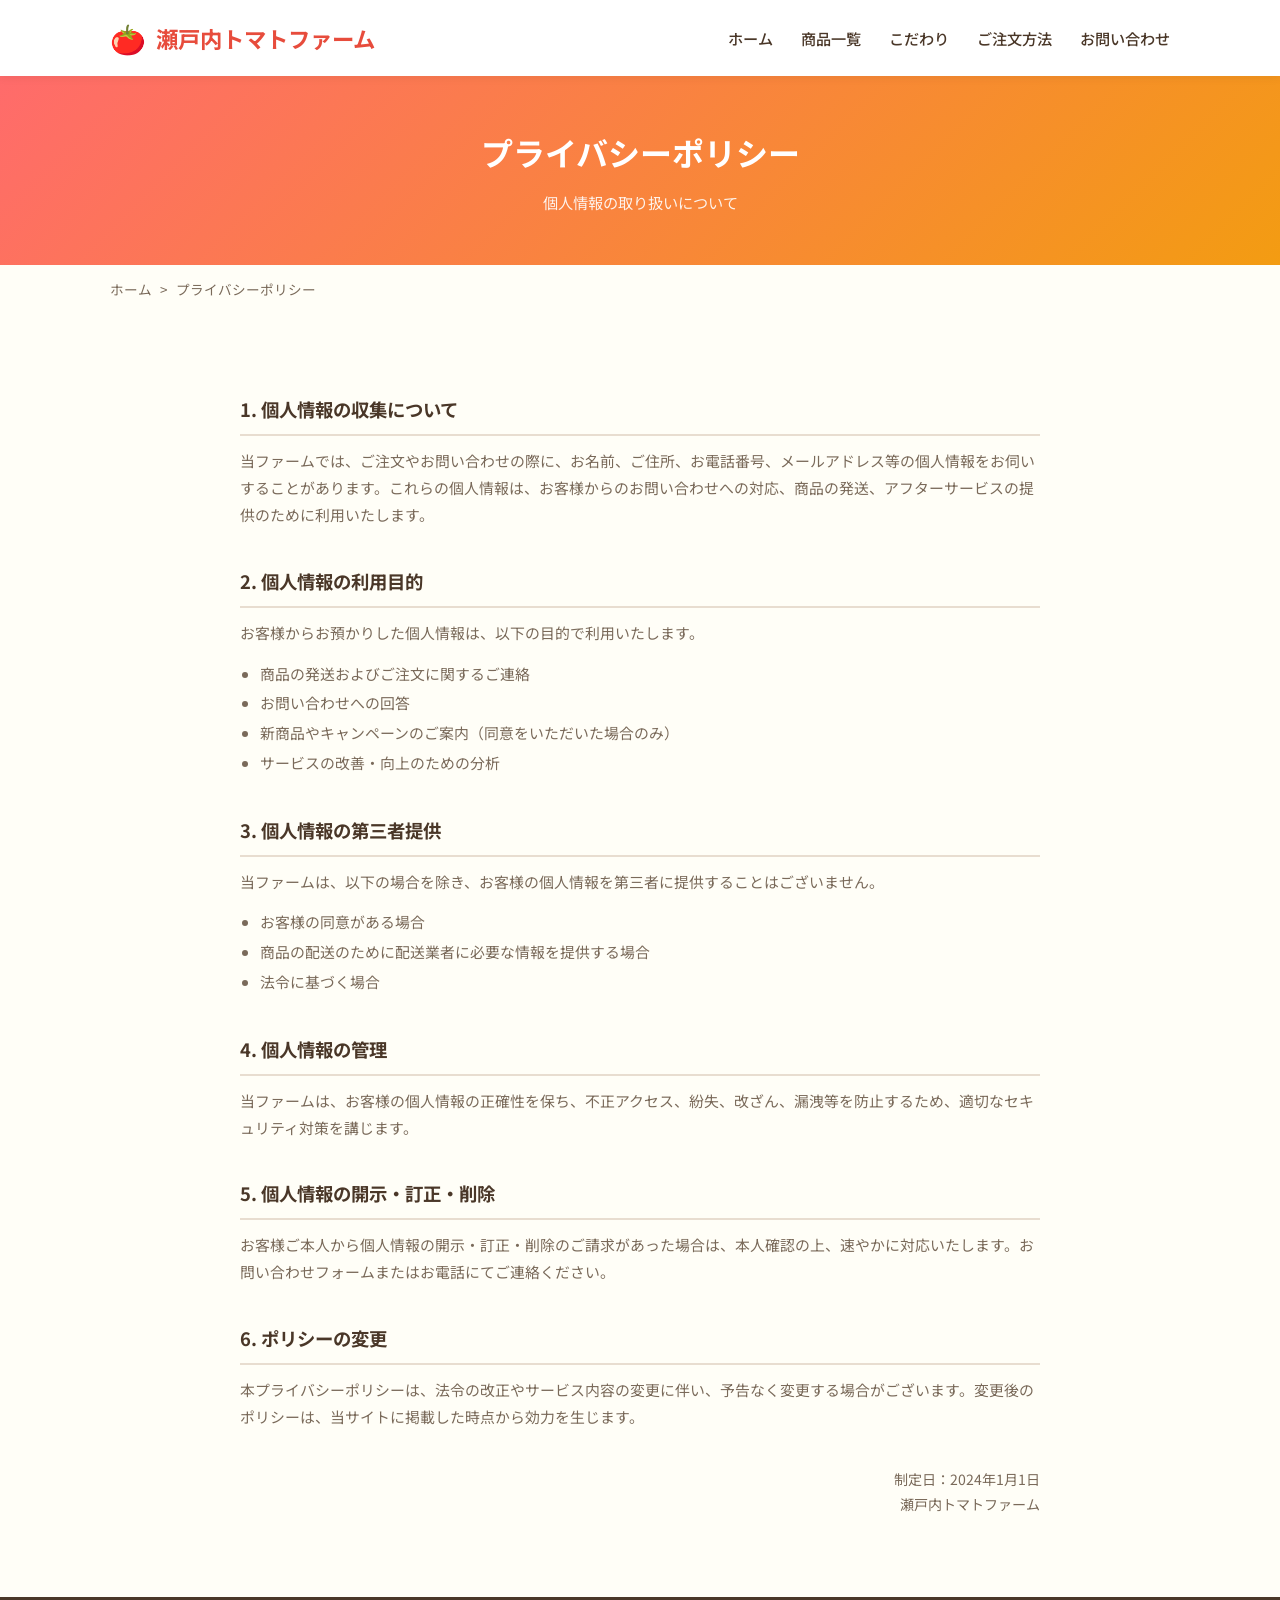
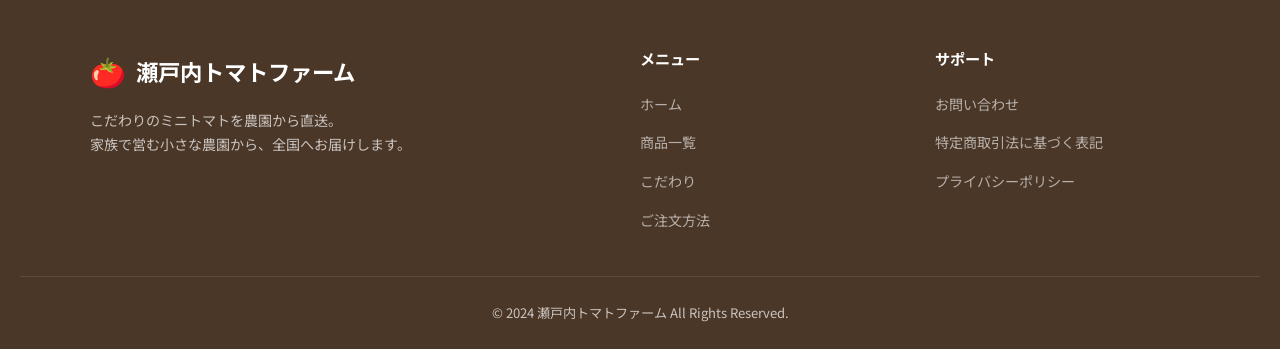
<file: privacy.html>
<!DOCTYPE html>
<html lang="ja">
<head>
  <meta charset="UTF-8">
  <meta name="viewport" content="width=device-width, initial-scale=1.0">
  <meta name="description" content="瀬戸内トマトファームのプライバシーポリシー。個人情報の取り扱いについてご説明します。">
  <title>プライバシーポリシー | 瀬戸内トマトファーム</title>
  <link rel="preconnect" href="https://fonts.googleapis.com">
  <link rel="preconnect" href="https://fonts.gstatic.com" crossorigin>
  <link href="https://fonts.googleapis.com/css2?family=Noto+Sans+JP:wght@400;500;600;700&display=swap" rel="stylesheet">
  <link rel="stylesheet" href="css/style.css">
</head>
<body>

  <!-- Header -->
  <header class="header">
    <div class="header-inner">
      <div class="logo">
        <span class="logo-icon">&#127813;</span>
        <a href="index.html">瀬戸内トマトファーム</a>
      </div>
      <button class="hamburger" aria-label="メニュー">
        <span></span>
        <span></span>
        <span></span>
      </button>
      <nav class="nav">
        <ul class="nav-list">
          <li><a href="index.html">ホーム</a></li>
          <li><a href="products.html">商品一覧</a></li>
          <li><a href="about.html">こだわり</a></li>
          <li><a href="order.html">ご注文方法</a></li>
          <li><a href="contact.html">お問い合わせ</a></li>
        </ul>
      </nav>
    </div>
  </header>

  <!-- Page Header -->
  <section class="page-header">
    <h1>プライバシーポリシー</h1>
    <p>個人情報の取り扱いについて</p>
  </section>

  <!-- Breadcrumb -->
  <div class="breadcrumb container">
    <a href="index.html">ホーム</a><span>></span>プライバシーポリシー
  </div>

  <!-- Content -->
  <section class="section">
    <div style="max-width: 800px; margin: 0 auto;">
      <div style="margin-bottom: 36px;">
        <h3 style="font-size: 1.15rem; margin-bottom: 12px; padding-bottom: 8px; border-bottom: 2px solid var(--color-border);">1. 個人情報の収集について</h3>
        <p style="font-size: 0.93rem; color: var(--color-text-light); line-height: 1.8;">当ファームでは、ご注文やお問い合わせの際に、お名前、ご住所、お電話番号、メールアドレス等の個人情報をお伺いすることがあります。これらの個人情報は、お客様からのお問い合わせへの対応、商品の発送、アフターサービスの提供のために利用いたします。</p>
      </div>

      <div style="margin-bottom: 36px;">
        <h3 style="font-size: 1.15rem; margin-bottom: 12px; padding-bottom: 8px; border-bottom: 2px solid var(--color-border);">2. 個人情報の利用目的</h3>
        <p style="font-size: 0.93rem; color: var(--color-text-light); line-height: 1.8;">お客様からお預かりした個人情報は、以下の目的で利用いたします。</p>
        <ul style="margin-top: 12px; padding-left: 20px; font-size: 0.93rem; color: var(--color-text-light); line-height: 2;">
          <li>商品の発送およびご注文に関するご連絡</li>
          <li>お問い合わせへの回答</li>
          <li>新商品やキャンペーンのご案内（同意をいただいた場合のみ）</li>
          <li>サービスの改善・向上のための分析</li>
        </ul>
      </div>

      <div style="margin-bottom: 36px;">
        <h3 style="font-size: 1.15rem; margin-bottom: 12px; padding-bottom: 8px; border-bottom: 2px solid var(--color-border);">3. 個人情報の第三者提供</h3>
        <p style="font-size: 0.93rem; color: var(--color-text-light); line-height: 1.8;">当ファームは、以下の場合を除き、お客様の個人情報を第三者に提供することはございません。</p>
        <ul style="margin-top: 12px; padding-left: 20px; font-size: 0.93rem; color: var(--color-text-light); line-height: 2;">
          <li>お客様の同意がある場合</li>
          <li>商品の配送のために配送業者に必要な情報を提供する場合</li>
          <li>法令に基づく場合</li>
        </ul>
      </div>

      <div style="margin-bottom: 36px;">
        <h3 style="font-size: 1.15rem; margin-bottom: 12px; padding-bottom: 8px; border-bottom: 2px solid var(--color-border);">4. 個人情報の管理</h3>
        <p style="font-size: 0.93rem; color: var(--color-text-light); line-height: 1.8;">当ファームは、お客様の個人情報の正確性を保ち、不正アクセス、紛失、改ざん、漏洩等を防止するため、適切なセキュリティ対策を講じます。</p>
      </div>

      <div style="margin-bottom: 36px;">
        <h3 style="font-size: 1.15rem; margin-bottom: 12px; padding-bottom: 8px; border-bottom: 2px solid var(--color-border);">5. 個人情報の開示・訂正・削除</h3>
        <p style="font-size: 0.93rem; color: var(--color-text-light); line-height: 1.8;">お客様ご本人から個人情報の開示・訂正・削除のご請求があった場合は、本人確認の上、速やかに対応いたします。お問い合わせフォームまたはお電話にてご連絡ください。</p>
      </div>

      <div style="margin-bottom: 36px;">
        <h3 style="font-size: 1.15rem; margin-bottom: 12px; padding-bottom: 8px; border-bottom: 2px solid var(--color-border);">6. ポリシーの変更</h3>
        <p style="font-size: 0.93rem; color: var(--color-text-light); line-height: 1.8;">本プライバシーポリシーは、法令の改正やサービス内容の変更に伴い、予告なく変更する場合がございます。変更後のポリシーは、当サイトに掲載した時点から効力を生じます。</p>
      </div>

      <p style="text-align: right; font-size: 0.88rem; color: var(--color-text-light);">制定日：2024年1月1日<br>瀬戸内トマトファーム</p>
    </div>
  </section>

  <!-- Footer -->
  <footer class="footer">
    <div class="footer-inner">
      <div class="footer-brand">
        <div class="logo">
          <span class="logo-icon">&#127813;</span>
          瀬戸内トマトファーム
        </div>
        <p>こだわりのミニトマトを農園から直送。<br>家族で営む小さな農園から、全国へお届けします。</p>
      </div>
      <div class="footer-links">
        <h4>メニュー</h4>
        <ul>
          <li><a href="index.html">ホーム</a></li>
          <li><a href="products.html">商品一覧</a></li>
          <li><a href="about.html">こだわり</a></li>
          <li><a href="order.html">ご注文方法</a></li>
        </ul>
      </div>
      <div class="footer-links">
        <h4>サポート</h4>
        <ul>
          <li><a href="contact.html">お問い合わせ</a></li>
          <li><a href="tokushoho.html">特定商取引法に基づく表記</a></li>
          <li><a href="privacy.html">プライバシーポリシー</a></li>
        </ul>
      </div>
    </div>
    <div class="footer-bottom">
      <p>&copy; 2024 瀬戸内トマトファーム All Rights Reserved.</p>
    </div>
  </footer>

  <script src="js/main.js"></script>
</body>
</html>
</file>
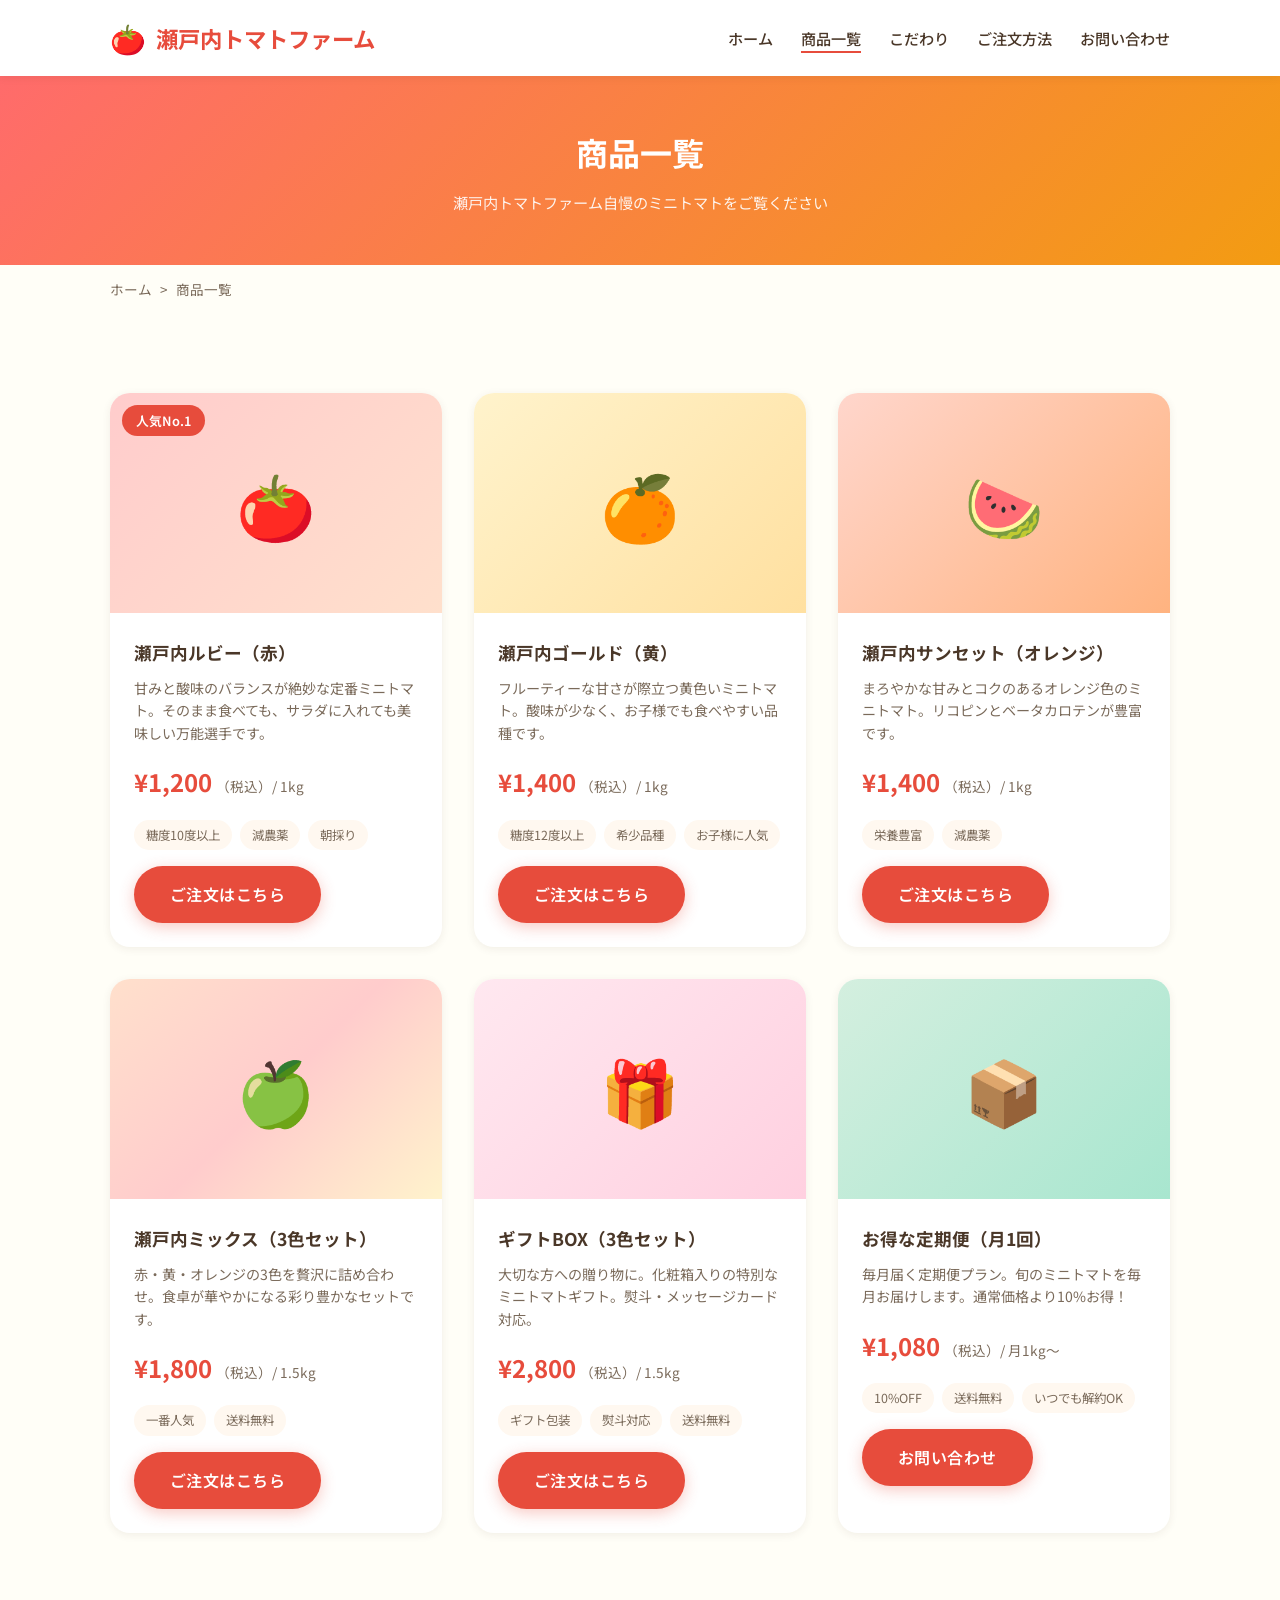
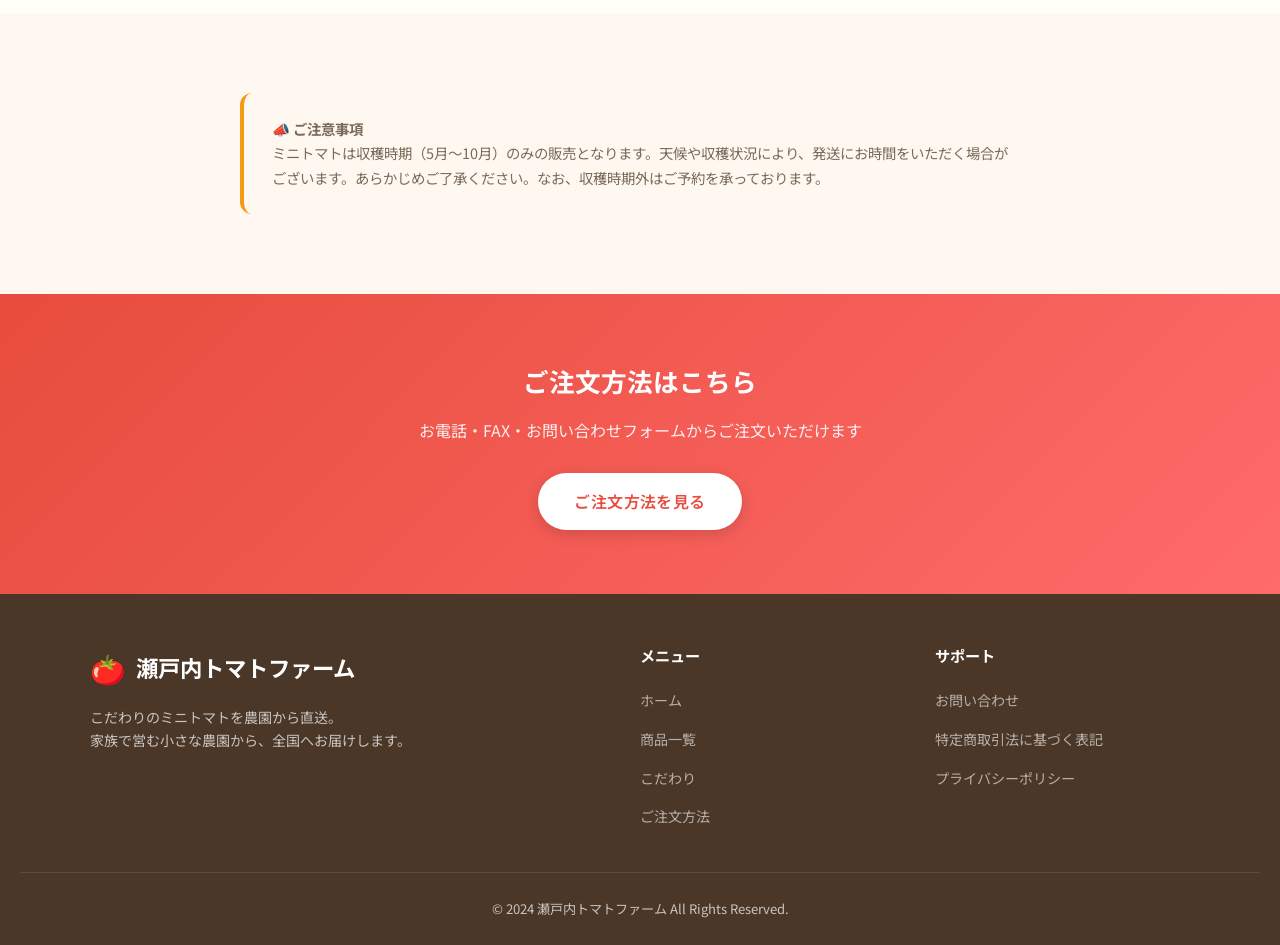
<file: products.html>
<!DOCTYPE html>
<html lang="ja">
<head>
  <meta charset="UTF-8">
  <meta name="viewport" content="width=device-width, initial-scale=1.0">
  <meta name="description" content="瀬戸内トマトファームのミニトマト商品一覧。赤・黄・オレンジのミニトマトやギフトセットをご用意しています。">
  <title>商品一覧 | 瀬戸内トマトファーム</title>
  <link rel="preconnect" href="https://fonts.googleapis.com">
  <link rel="preconnect" href="https://fonts.gstatic.com" crossorigin>
  <link href="https://fonts.googleapis.com/css2?family=Noto+Sans+JP:wght@400;500;600;700&display=swap" rel="stylesheet">
  <link rel="stylesheet" href="css/style.css">
</head>
<body>

  <!-- Header -->
  <header class="header">
    <div class="header-inner">
      <div class="logo">
        <span class="logo-icon">&#127813;</span>
        <a href="index.html">瀬戸内トマトファーム</a>
      </div>
      <button class="hamburger" aria-label="メニュー">
        <span></span>
        <span></span>
        <span></span>
      </button>
      <nav class="nav">
        <ul class="nav-list">
          <li><a href="index.html">ホーム</a></li>
          <li><a href="products.html" class="active">商品一覧</a></li>
          <li><a href="about.html">こだわり</a></li>
          <li><a href="order.html">ご注文方法</a></li>
          <li><a href="contact.html">お問い合わせ</a></li>
        </ul>
      </nav>
    </div>
  </header>

  <!-- Page Header -->
  <section class="page-header">
    <h1>商品一覧</h1>
    <p>瀬戸内トマトファーム自慢のミニトマトをご覧ください</p>
  </section>

  <!-- Breadcrumb -->
  <div class="breadcrumb container">
    <a href="index.html">ホーム</a><span>></span>商品一覧
  </div>

  <!-- Products -->
  <section class="section">
    <div class="products-grid container">

      <!-- Product 1 -->
      <div class="product-card">
        <div class="product-image">
          <span class="product-badge">人気No.1</span>
          &#127813;
        </div>
        <div class="product-info">
          <h3>瀬戸内ルビー（赤）</h3>
          <p class="description">甘みと酸味のバランスが絶妙な定番ミニトマト。そのまま食べても、サラダに入れても美味しい万能選手です。</p>
          <div class="product-price">
            <span class="price">&yen;1,200</span>
            <span class="unit">（税込）/ 1kg</span>
          </div>
          <div class="product-meta">
            <span class="product-tag">糖度10度以上</span>
            <span class="product-tag">減農薬</span>
            <span class="product-tag">朝採り</span>
          </div>
          <a href="order.html" class="btn btn-accent">ご注文はこちら</a>
        </div>
      </div>

      <!-- Product 2 -->
      <div class="product-card">
        <div class="product-image" style="background: linear-gradient(135deg, #fff3cc, #ffe0a0);">
          &#127818;
        </div>
        <div class="product-info">
          <h3>瀬戸内ゴールド（黄）</h3>
          <p class="description">フルーティーな甘さが際立つ黄色いミニトマト。酸味が少なく、お子様でも食べやすい品種です。</p>
          <div class="product-price">
            <span class="price">&yen;1,400</span>
            <span class="unit">（税込）/ 1kg</span>
          </div>
          <div class="product-meta">
            <span class="product-tag">糖度12度以上</span>
            <span class="product-tag">希少品種</span>
            <span class="product-tag">お子様に人気</span>
          </div>
          <a href="order.html" class="btn btn-accent">ご注文はこちら</a>
        </div>
      </div>

      <!-- Product 3 -->
      <div class="product-card">
        <div class="product-image" style="background: linear-gradient(135deg, #ffd6cc, #ffb380);">
          &#127817;
        </div>
        <div class="product-info">
          <h3>瀬戸内サンセット（オレンジ）</h3>
          <p class="description">まろやかな甘みとコクのあるオレンジ色のミニトマト。リコピンとベータカロテンが豊富です。</p>
          <div class="product-price">
            <span class="price">&yen;1,400</span>
            <span class="unit">（税込）/ 1kg</span>
          </div>
          <div class="product-meta">
            <span class="product-tag">栄養豊富</span>
            <span class="product-tag">減農薬</span>
          </div>
          <a href="order.html" class="btn btn-accent">ご注文はこちら</a>
        </div>
      </div>

      <!-- Product 4 -->
      <div class="product-card">
        <div class="product-image" style="background: linear-gradient(135deg, #ffe0cc, #ffcccc, #fff3cc);">
          &#127823;
        </div>
        <div class="product-info">
          <h3>瀬戸内ミックス（3色セット）</h3>
          <p class="description">赤・黄・オレンジの3色を贅沢に詰め合わせ。食卓が華やかになる彩り豊かなセットです。</p>
          <div class="product-price">
            <span class="price">&yen;1,800</span>
            <span class="unit">（税込）/ 1.5kg</span>
          </div>
          <div class="product-meta">
            <span class="product-tag">一番人気</span>
            <span class="product-tag">送料無料</span>
          </div>
          <a href="order.html" class="btn btn-accent">ご注文はこちら</a>
        </div>
      </div>

      <!-- Product 5 -->
      <div class="product-card">
        <div class="product-image" style="background: linear-gradient(135deg, #ffe8f0, #ffd0e0);">
          &#127873;
        </div>
        <div class="product-info">
          <h3>ギフトBOX（3色セット）</h3>
          <p class="description">大切な方への贈り物に。化粧箱入りの特別なミニトマトギフト。熨斗・メッセージカード対応。</p>
          <div class="product-price">
            <span class="price">&yen;2,800</span>
            <span class="unit">（税込）/ 1.5kg</span>
          </div>
          <div class="product-meta">
            <span class="product-tag">ギフト包装</span>
            <span class="product-tag">熨斗対応</span>
            <span class="product-tag">送料無料</span>
          </div>
          <a href="order.html" class="btn btn-accent">ご注文はこちら</a>
        </div>
      </div>

      <!-- Product 6 -->
      <div class="product-card">
        <div class="product-image" style="background: linear-gradient(135deg, #d4efdf, #a8e6cf);">
          &#128230;
        </div>
        <div class="product-info">
          <h3>お得な定期便（月1回）</h3>
          <p class="description">毎月届く定期便プラン。旬のミニトマトを毎月お届けします。通常価格より10%お得！</p>
          <div class="product-price">
            <span class="price">&yen;1,080</span>
            <span class="unit">（税込）/ 月1kg〜</span>
          </div>
          <div class="product-meta">
            <span class="product-tag">10%OFF</span>
            <span class="product-tag">送料無料</span>
            <span class="product-tag">いつでも解約OK</span>
          </div>
          <a href="contact.html" class="btn btn-accent">お問い合わせ</a>
        </div>
      </div>

    </div>
  </section>

  <!-- Notice -->
  <section class="section section-bg">
    <div class="notice">
      <p><strong>&#128227; ご注意事項</strong><br>
      ミニトマトは収穫時期（5月〜10月）のみの販売となります。天候や収穫状況により、発送にお時間をいただく場合がございます。あらかじめご了承ください。なお、収穫時期外はご予約を承っております。</p>
    </div>
  </section>

  <!-- CTA -->
  <section class="cta-section">
    <h2>ご注文方法はこちら</h2>
    <p>お電話・FAX・お問い合わせフォームからご注文いただけます</p>
    <a href="order.html" class="btn btn-primary">ご注文方法を見る</a>
  </section>

  <!-- Footer -->
  <footer class="footer">
    <div class="footer-inner">
      <div class="footer-brand">
        <div class="logo">
          <span class="logo-icon">&#127813;</span>
          瀬戸内トマトファーム
        </div>
        <p>こだわりのミニトマトを農園から直送。<br>家族で営む小さな農園から、全国へお届けします。</p>
      </div>
      <div class="footer-links">
        <h4>メニュー</h4>
        <ul>
          <li><a href="index.html">ホーム</a></li>
          <li><a href="products.html">商品一覧</a></li>
          <li><a href="about.html">こだわり</a></li>
          <li><a href="order.html">ご注文方法</a></li>
        </ul>
      </div>
      <div class="footer-links">
        <h4>サポート</h4>
        <ul>
          <li><a href="contact.html">お問い合わせ</a></li>
          <li><a href="tokushoho.html">特定商取引法に基づく表記</a></li>
          <li><a href="privacy.html">プライバシーポリシー</a></li>
        </ul>
      </div>
    </div>
    <div class="footer-bottom">
      <p>&copy; 2024 瀬戸内トマトファーム All Rights Reserved.</p>
    </div>
  </footer>

  <script src="js/main.js"></script>
</body>
</html>
</file>
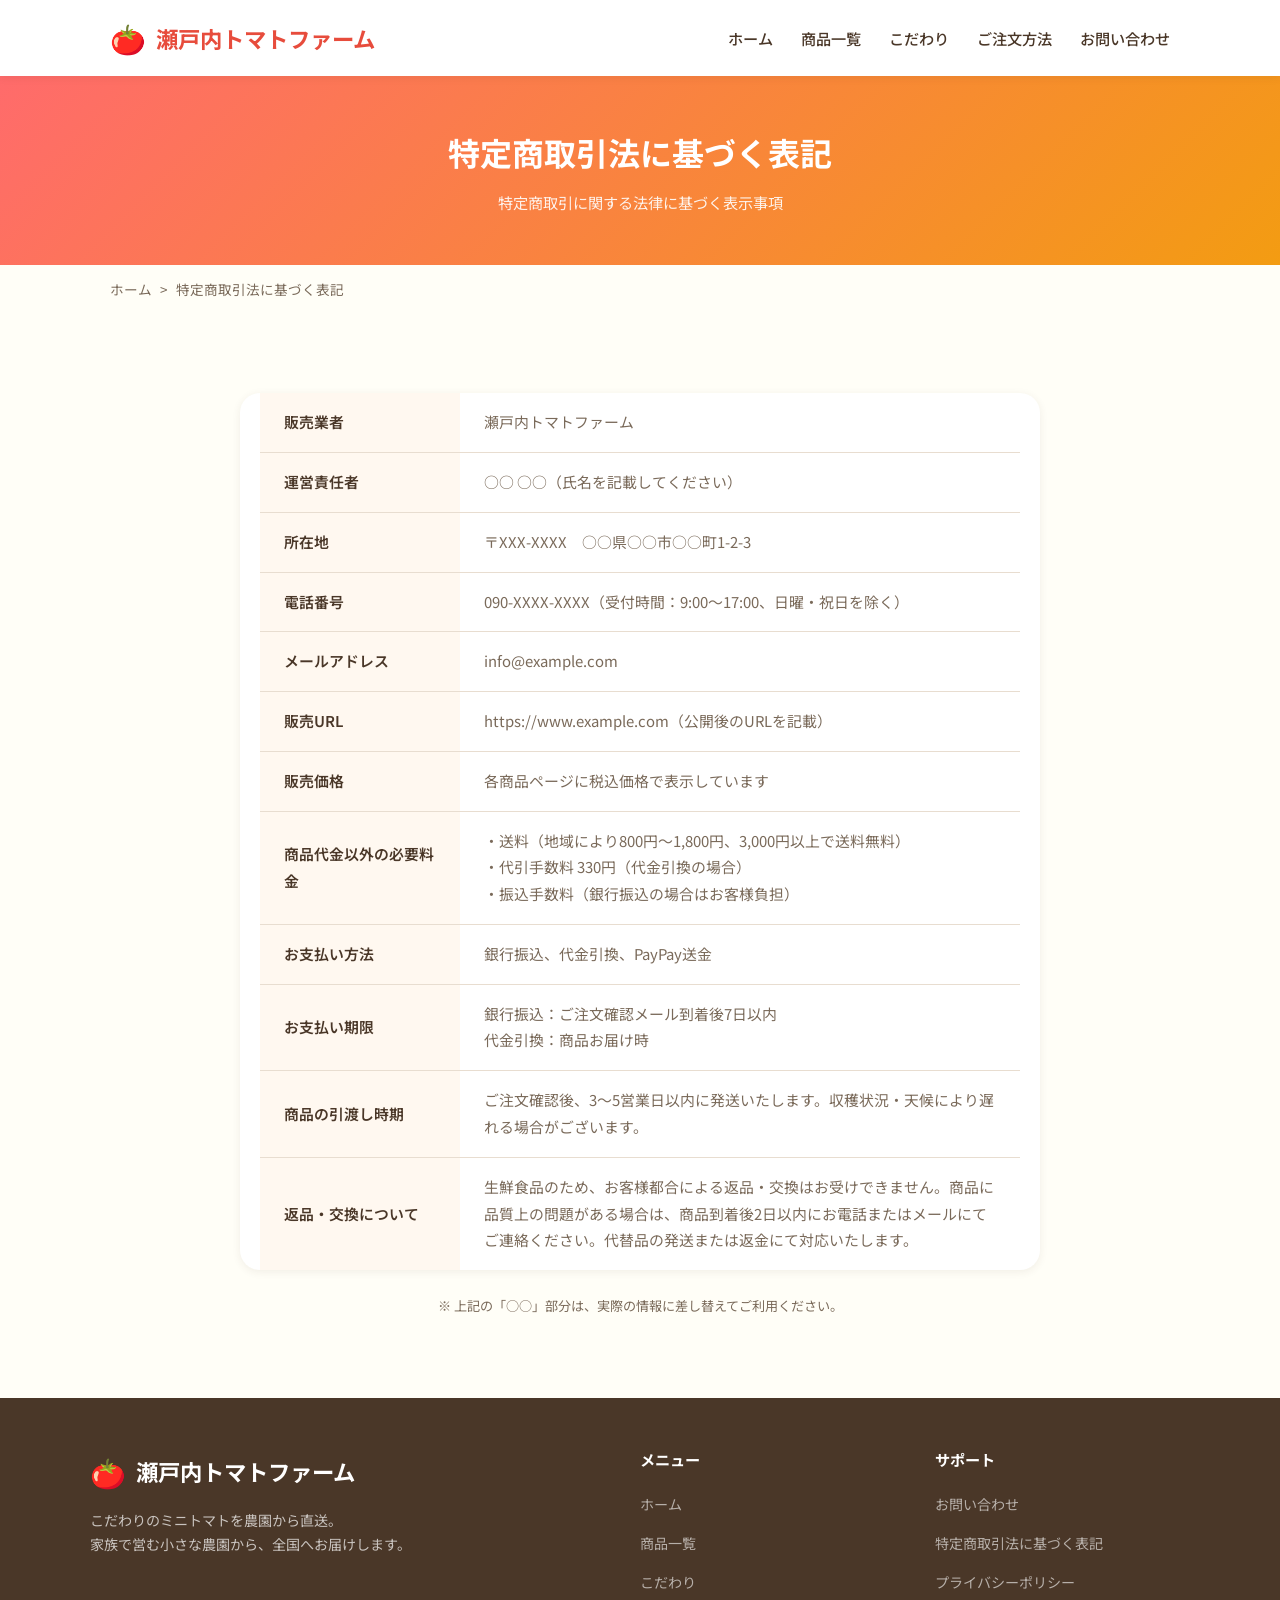
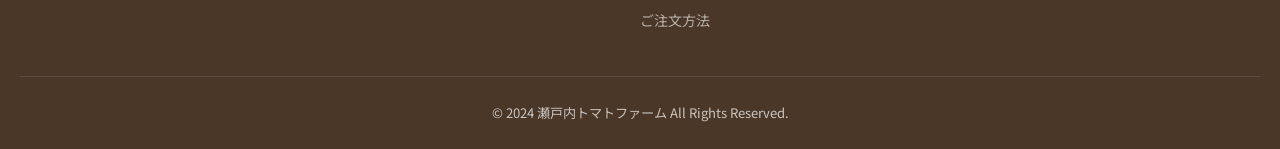
<file: tokushoho.html>
<!DOCTYPE html>
<html lang="ja">
<head>
  <meta charset="UTF-8">
  <meta name="viewport" content="width=device-width, initial-scale=1.0">
  <meta name="description" content="瀬戸内トマトファームの特定商取引法に基づく表記です。">
  <title>特定商取引法に基づく表記 | 瀬戸内トマトファーム</title>
  <link rel="preconnect" href="https://fonts.googleapis.com">
  <link rel="preconnect" href="https://fonts.gstatic.com" crossorigin>
  <link href="https://fonts.googleapis.com/css2?family=Noto+Sans+JP:wght@400;500;600;700&display=swap" rel="stylesheet">
  <link rel="stylesheet" href="css/style.css">
</head>
<body>

  <!-- Header -->
  <header class="header">
    <div class="header-inner">
      <div class="logo">
        <span class="logo-icon">&#127813;</span>
        <a href="index.html">瀬戸内トマトファーム</a>
      </div>
      <button class="hamburger" aria-label="メニュー">
        <span></span>
        <span></span>
        <span></span>
      </button>
      <nav class="nav">
        <ul class="nav-list">
          <li><a href="index.html">ホーム</a></li>
          <li><a href="products.html">商品一覧</a></li>
          <li><a href="about.html">こだわり</a></li>
          <li><a href="order.html">ご注文方法</a></li>
          <li><a href="contact.html">お問い合わせ</a></li>
        </ul>
      </nav>
    </div>
  </header>

  <!-- Page Header -->
  <section class="page-header">
    <h1>特定商取引法に基づく表記</h1>
    <p>特定商取引に関する法律に基づく表示事項</p>
  </section>

  <!-- Breadcrumb -->
  <div class="breadcrumb container">
    <a href="index.html">ホーム</a><span>></span>特定商取引法に基づく表記
  </div>

  <!-- Table -->
  <section class="section">
    <div class="info-table container">
      <table>
        <tr>
          <th>販売業者</th>
          <td>瀬戸内トマトファーム</td>
        </tr>
        <tr>
          <th>運営責任者</th>
          <td>○○ ○○（氏名を記載してください）</td>
        </tr>
        <tr>
          <th>所在地</th>
          <td>〒XXX-XXXX　○○県○○市○○町1-2-3</td>
        </tr>
        <tr>
          <th>電話番号</th>
          <td>090-XXXX-XXXX（受付時間：9:00〜17:00、日曜・祝日を除く）</td>
        </tr>
        <tr>
          <th>メールアドレス</th>
          <td>info@example.com</td>
        </tr>
        <tr>
          <th>販売URL</th>
          <td>https://www.example.com（公開後のURLを記載）</td>
        </tr>
        <tr>
          <th>販売価格</th>
          <td>各商品ページに税込価格で表示しています</td>
        </tr>
        <tr>
          <th>商品代金以外の必要料金</th>
          <td>・送料（地域により800円〜1,800円、3,000円以上で送料無料）<br>・代引手数料 330円（代金引換の場合）<br>・振込手数料（銀行振込の場合はお客様負担）</td>
        </tr>
        <tr>
          <th>お支払い方法</th>
          <td>銀行振込、代金引換、PayPay送金</td>
        </tr>
        <tr>
          <th>お支払い期限</th>
          <td>銀行振込：ご注文確認メール到着後7日以内<br>代金引換：商品お届け時</td>
        </tr>
        <tr>
          <th>商品の引渡し時期</th>
          <td>ご注文確認後、3〜5営業日以内に発送いたします。収穫状況・天候により遅れる場合がございます。</td>
        </tr>
        <tr>
          <th>返品・交換について</th>
          <td>生鮮食品のため、お客様都合による返品・交換はお受けできません。商品に品質上の問題がある場合は、商品到着後2日以内にお電話またはメールにてご連絡ください。代替品の発送または返金にて対応いたします。</td>
        </tr>
      </table>
    </div>
    <p style="text-align: center; margin-top: 24px; font-size: 0.82rem; color: var(--color-text-light);">※ 上記の「○○」部分は、実際の情報に差し替えてご利用ください。</p>
  </section>

  <!-- Footer -->
  <footer class="footer">
    <div class="footer-inner">
      <div class="footer-brand">
        <div class="logo">
          <span class="logo-icon">&#127813;</span>
          瀬戸内トマトファーム
        </div>
        <p>こだわりのミニトマトを農園から直送。<br>家族で営む小さな農園から、全国へお届けします。</p>
      </div>
      <div class="footer-links">
        <h4>メニュー</h4>
        <ul>
          <li><a href="index.html">ホーム</a></li>
          <li><a href="products.html">商品一覧</a></li>
          <li><a href="about.html">こだわり</a></li>
          <li><a href="order.html">ご注文方法</a></li>
        </ul>
      </div>
      <div class="footer-links">
        <h4>サポート</h4>
        <ul>
          <li><a href="contact.html">お問い合わせ</a></li>
          <li><a href="tokushoho.html">特定商取引法に基づく表記</a></li>
          <li><a href="privacy.html">プライバシーポリシー</a></li>
        </ul>
      </div>
    </div>
    <div class="footer-bottom">
      <p>&copy; 2024 瀬戸内トマトファーム All Rights Reserved.</p>
    </div>
  </footer>

  <script src="js/main.js"></script>
</body>
</html>
</file>
<file: css/style.css>
@charset "UTF-8";

:root {
  --color-primary: #e74c3c;
  --color-primary-dark: #c0392b;
  --color-accent: #f39c12;
  --color-green: #27ae60;
  --color-green-light: #a8e6cf;
  --color-bg: #fffef7;
  --color-bg-warm: #fff8f0;
  --color-text: #4a3728;
  --color-text-light: #7a6a5a;
  --color-border: #e8ddd0;
  --color-white: #ffffff;
  --shadow-sm: 0 2px 8px rgba(74, 55, 40, 0.08);
  --shadow-md: 0 4px 16px rgba(74, 55, 40, 0.12);
  --shadow-lg: 0 8px 32px rgba(74, 55, 40, 0.16);
  --radius: 12px;
  --radius-lg: 20px;
  --font-main: "Noto Sans JP", "Hiragino Sans", "Hiragino Kaku Gothic ProN", "Yu Gothic", sans-serif;
  --max-width: 1100px;
}

*,
*::before,
*::after {
  margin: 0;
  padding: 0;
  box-sizing: border-box;
}

html {
  scroll-behavior: smooth;
  font-size: 16px;
}

body {
  font-family: var(--font-main);
  color: var(--color-text);
  background-color: var(--color-bg);
  line-height: 1.8;
  -webkit-font-smoothing: antialiased;
}

img {
  max-width: 100%;
  height: auto;
  display: block;
}

a {
  color: var(--color-primary);
  text-decoration: none;
  transition: color 0.3s;
}

a:hover {
  color: var(--color-primary-dark);
}

.container {
  max-width: var(--max-width);
  margin: 0 auto;
  padding: 0 20px;
}

/* ========================================
   Header
   ======================================== */
.header {
  background: var(--color-white);
  box-shadow: var(--shadow-sm);
  position: sticky;
  top: 0;
  z-index: 100;
}

.header-inner {
  display: flex;
  align-items: center;
  justify-content: space-between;
  padding: 12px 20px;
  max-width: var(--max-width);
  margin: 0 auto;
}

.logo {
  display: flex;
  align-items: center;
  gap: 10px;
  font-size: 1.4rem;
  font-weight: 700;
  color: var(--color-primary);
}

.logo-icon {
  font-size: 1.8rem;
}

.logo a {
  color: inherit;
}

.nav-list {
  display: flex;
  list-style: none;
  gap: 28px;
}

.nav-list a {
  color: var(--color-text);
  font-size: 0.95rem;
  font-weight: 500;
  position: relative;
  padding-bottom: 4px;
}

.nav-list a::after {
  content: "";
  position: absolute;
  bottom: 0;
  left: 0;
  width: 0;
  height: 2px;
  background: var(--color-primary);
  transition: width 0.3s;
}

.nav-list a:hover::after,
.nav-list a.active::after {
  width: 100%;
}

.nav-list a:hover {
  color: var(--color-primary);
}

/* Hamburger */
.hamburger {
  display: none;
  flex-direction: column;
  gap: 5px;
  cursor: pointer;
  background: none;
  border: none;
  padding: 8px;
}

.hamburger span {
  display: block;
  width: 24px;
  height: 2px;
  background: var(--color-text);
  transition: all 0.3s;
}

.hamburger.active span:nth-child(1) {
  transform: rotate(45deg) translate(5px, 5px);
}

.hamburger.active span:nth-child(2) {
  opacity: 0;
}

.hamburger.active span:nth-child(3) {
  transform: rotate(-45deg) translate(5px, -5px);
}

/* ========================================
   Hero
   ======================================== */
.hero {
  background: linear-gradient(135deg, #ff6b6b 0%, #ee5a24 50%, #f39c12 100%);
  padding: 80px 20px;
  text-align: center;
  color: var(--color-white);
  position: relative;
  overflow: hidden;
}

.hero::before {
  content: "";
  position: absolute;
  top: -50%;
  left: -50%;
  width: 200%;
  height: 200%;
  background: radial-gradient(circle, rgba(255,255,255,0.1) 0%, transparent 60%);
  animation: heroFloat 8s ease-in-out infinite;
}

@keyframes heroFloat {
  0%, 100% { transform: translate(0, 0); }
  50% { transform: translate(30px, -20px); }
}

.hero-content {
  position: relative;
  z-index: 1;
  max-width: 700px;
  margin: 0 auto;
}

.hero-badge {
  display: inline-block;
  background: rgba(255, 255, 255, 0.2);
  backdrop-filter: blur(10px);
  padding: 6px 20px;
  border-radius: 50px;
  font-size: 0.9rem;
  margin-bottom: 20px;
  letter-spacing: 0.05em;
}

.hero h1 {
  font-size: 2.8rem;
  font-weight: 700;
  margin-bottom: 16px;
  line-height: 1.3;
}

.hero p {
  font-size: 1.15rem;
  opacity: 0.95;
  margin-bottom: 32px;
  line-height: 1.8;
}

.hero-tomato {
  font-size: 5rem;
  display: block;
  margin-bottom: 20px;
  animation: bounce 2s ease-in-out infinite;
}

@keyframes bounce {
  0%, 100% { transform: translateY(0); }
  50% { transform: translateY(-10px); }
}

/* Buttons */
.btn {
  display: inline-block;
  padding: 14px 36px;
  border-radius: 50px;
  font-size: 1rem;
  font-weight: 600;
  cursor: pointer;
  transition: all 0.3s;
  border: none;
  letter-spacing: 0.03em;
}

.btn-primary {
  background: var(--color-white);
  color: var(--color-primary);
  box-shadow: 0 4px 15px rgba(0, 0, 0, 0.15);
}

.btn-primary:hover {
  transform: translateY(-2px);
  box-shadow: 0 6px 20px rgba(0, 0, 0, 0.2);
  color: var(--color-primary-dark);
}

.btn-accent {
  background: var(--color-primary);
  color: var(--color-white);
  box-shadow: 0 4px 15px rgba(231, 76, 60, 0.3);
}

.btn-accent:hover {
  background: var(--color-primary-dark);
  transform: translateY(-2px);
  box-shadow: 0 6px 20px rgba(231, 76, 60, 0.4);
  color: var(--color-white);
}

.btn-outline {
  background: transparent;
  color: var(--color-primary);
  border: 2px solid var(--color-primary);
}

.btn-outline:hover {
  background: var(--color-primary);
  color: var(--color-white);
}

/* ========================================
   Section
   ======================================== */
.section {
  padding: 80px 20px;
}

.section-title {
  text-align: center;
  margin-bottom: 48px;
}

.section-title h2 {
  font-size: 1.8rem;
  font-weight: 700;
  color: var(--color-text);
  margin-bottom: 12px;
}

.section-title .subtitle {
  font-size: 0.95rem;
  color: var(--color-text-light);
}

.section-title .title-icon {
  font-size: 2rem;
  display: block;
  margin-bottom: 8px;
}

.section-bg {
  background: var(--color-bg-warm);
}

/* ========================================
   Features (Top Page)
   ======================================== */
.features-grid {
  display: grid;
  grid-template-columns: repeat(3, 1fr);
  gap: 32px;
  max-width: var(--max-width);
  margin: 0 auto;
}

.feature-card {
  background: var(--color-white);
  padding: 36px 28px;
  border-radius: var(--radius-lg);
  text-align: center;
  box-shadow: var(--shadow-sm);
  transition: transform 0.3s, box-shadow 0.3s;
}

.feature-card:hover {
  transform: translateY(-4px);
  box-shadow: var(--shadow-md);
}

.feature-icon {
  font-size: 2.5rem;
  margin-bottom: 16px;
}

.feature-card h3 {
  font-size: 1.15rem;
  margin-bottom: 12px;
  color: var(--color-text);
}

.feature-card p {
  font-size: 0.93rem;
  color: var(--color-text-light);
  line-height: 1.7;
}

/* ========================================
   Products
   ======================================== */
.products-grid {
  display: grid;
  grid-template-columns: repeat(3, 1fr);
  gap: 32px;
  max-width: var(--max-width);
  margin: 0 auto;
}

.product-card {
  background: var(--color-white);
  border-radius: var(--radius-lg);
  overflow: hidden;
  box-shadow: var(--shadow-sm);
  transition: transform 0.3s, box-shadow 0.3s;
}

.product-card:hover {
  transform: translateY(-4px);
  box-shadow: var(--shadow-md);
}

.product-image {
  width: 100%;
  height: 220px;
  background: linear-gradient(135deg, #ffcccc, #ffe0cc);
  display: flex;
  align-items: center;
  justify-content: center;
  font-size: 4rem;
  position: relative;
}

.product-badge {
  position: absolute;
  top: 12px;
  left: 12px;
  background: var(--color-primary);
  color: var(--color-white);
  padding: 4px 14px;
  border-radius: 50px;
  font-size: 0.8rem;
  font-weight: 600;
}

.product-info {
  padding: 24px;
}

.product-info h3 {
  font-size: 1.1rem;
  margin-bottom: 8px;
}

.product-info .description {
  font-size: 0.88rem;
  color: var(--color-text-light);
  margin-bottom: 16px;
  line-height: 1.6;
}

.product-price {
  display: flex;
  align-items: baseline;
  gap: 4px;
  margin-bottom: 16px;
}

.product-price .price {
  font-size: 1.5rem;
  font-weight: 700;
  color: var(--color-primary);
}

.product-price .unit {
  font-size: 0.85rem;
  color: var(--color-text-light);
}

.product-meta {
  display: flex;
  gap: 8px;
  flex-wrap: wrap;
  margin-bottom: 16px;
}

.product-tag {
  background: var(--color-bg-warm);
  padding: 4px 12px;
  border-radius: 50px;
  font-size: 0.78rem;
  color: var(--color-text-light);
}

/* ========================================
   About / Story
   ======================================== */
.story-content {
  display: grid;
  grid-template-columns: 1fr 1fr;
  gap: 48px;
  align-items: center;
  max-width: var(--max-width);
  margin: 0 auto;
}

.story-image {
  border-radius: var(--radius-lg);
  overflow: hidden;
  background: linear-gradient(135deg, #a8e6cf, #dcedc1);
  height: 360px;
  display: flex;
  align-items: center;
  justify-content: center;
  font-size: 5rem;
}

.story-text h3 {
  font-size: 1.4rem;
  margin-bottom: 16px;
  color: var(--color-text);
}

.story-text p {
  font-size: 0.95rem;
  color: var(--color-text-light);
  margin-bottom: 16px;
  line-height: 1.8;
}

.story-list {
  list-style: none;
  margin-top: 20px;
}

.story-list li {
  padding: 8px 0;
  font-size: 0.95rem;
  display: flex;
  align-items: center;
  gap: 10px;
}

.story-list li::before {
  content: "\2713";
  color: var(--color-green);
  font-weight: 700;
}

/* ========================================
   Testimonials
   ======================================== */
.testimonials-grid {
  display: grid;
  grid-template-columns: repeat(3, 1fr);
  gap: 28px;
  max-width: var(--max-width);
  margin: 0 auto;
}

.testimonial-card {
  background: var(--color-white);
  padding: 28px;
  border-radius: var(--radius-lg);
  box-shadow: var(--shadow-sm);
}

.testimonial-stars {
  color: var(--color-accent);
  font-size: 1rem;
  margin-bottom: 12px;
}

.testimonial-card p {
  font-size: 0.93rem;
  color: var(--color-text-light);
  line-height: 1.7;
  margin-bottom: 16px;
}

.testimonial-author {
  font-size: 0.85rem;
  font-weight: 600;
  color: var(--color-text);
}

/* ========================================
   Order Flow
   ======================================== */
.order-steps {
  display: grid;
  grid-template-columns: repeat(4, 1fr);
  gap: 24px;
  max-width: var(--max-width);
  margin: 0 auto 48px;
}

.step-card {
  text-align: center;
  padding: 32px 20px;
  background: var(--color-white);
  border-radius: var(--radius-lg);
  box-shadow: var(--shadow-sm);
  position: relative;
}

.step-number {
  display: inline-flex;
  align-items: center;
  justify-content: center;
  width: 40px;
  height: 40px;
  background: var(--color-primary);
  color: var(--color-white);
  border-radius: 50%;
  font-weight: 700;
  font-size: 1.1rem;
  margin-bottom: 16px;
}

.step-icon {
  font-size: 2rem;
  margin-bottom: 12px;
  display: block;
}

.step-card h3 {
  font-size: 1rem;
  margin-bottom: 8px;
}

.step-card p {
  font-size: 0.85rem;
  color: var(--color-text-light);
  line-height: 1.6;
}

/* ========================================
   Info Table
   ======================================== */
.info-table {
  max-width: 800px;
  margin: 0 auto;
  background: var(--color-white);
  border-radius: var(--radius-lg);
  overflow: hidden;
  box-shadow: var(--shadow-sm);
}

.info-table table {
  width: 100%;
  border-collapse: collapse;
}

.info-table th,
.info-table td {
  padding: 16px 24px;
  text-align: left;
  border-bottom: 1px solid var(--color-border);
  font-size: 0.93rem;
}

.info-table th {
  background: var(--color-bg-warm);
  font-weight: 600;
  width: 200px;
  color: var(--color-text);
}

.info-table td {
  color: var(--color-text-light);
}

.info-table tr:last-child th,
.info-table tr:last-child td {
  border-bottom: none;
}

/* ========================================
   Contact Form
   ======================================== */
.contact-form {
  max-width: 680px;
  margin: 0 auto;
  background: var(--color-white);
  padding: 48px;
  border-radius: var(--radius-lg);
  box-shadow: var(--shadow-sm);
}

.form-group {
  margin-bottom: 24px;
}

.form-group label {
  display: block;
  font-size: 0.93rem;
  font-weight: 600;
  margin-bottom: 8px;
  color: var(--color-text);
}

.form-group .required {
  color: var(--color-primary);
  font-size: 0.8rem;
  margin-left: 4px;
}

.form-group input,
.form-group textarea,
.form-group select {
  width: 100%;
  padding: 12px 16px;
  border: 2px solid var(--color-border);
  border-radius: var(--radius);
  font-size: 0.95rem;
  font-family: var(--font-main);
  color: var(--color-text);
  background: var(--color-bg);
  transition: border-color 0.3s;
}

.form-group input:focus,
.form-group textarea:focus,
.form-group select:focus {
  outline: none;
  border-color: var(--color-primary);
}

.form-group textarea {
  height: 160px;
  resize: vertical;
}

.form-submit {
  text-align: center;
  margin-top: 32px;
}

/* ========================================
   CTA Section
   ======================================== */
.cta-section {
  background: linear-gradient(135deg, var(--color-primary), #ff6b6b);
  padding: 64px 20px;
  text-align: center;
  color: var(--color-white);
}

.cta-section h2 {
  font-size: 1.6rem;
  margin-bottom: 12px;
}

.cta-section p {
  font-size: 1rem;
  opacity: 0.9;
  margin-bottom: 28px;
}

/* ========================================
   Footer
   ======================================== */
.footer {
  background: var(--color-text);
  color: rgba(255, 255, 255, 0.7);
  padding: 48px 20px 24px;
}

.footer-inner {
  display: grid;
  grid-template-columns: 2fr 1fr 1fr;
  gap: 40px;
  max-width: var(--max-width);
  margin: 0 auto 32px;
}

.footer-brand .logo {
  color: var(--color-white);
  margin-bottom: 12px;
}

.footer-brand p {
  font-size: 0.88rem;
  line-height: 1.7;
}

.footer-links h4 {
  color: var(--color-white);
  font-size: 0.95rem;
  margin-bottom: 16px;
}

.footer-links ul {
  list-style: none;
}

.footer-links li {
  margin-bottom: 10px;
}

.footer-links a {
  color: rgba(255, 255, 255, 0.6);
  font-size: 0.88rem;
  transition: color 0.3s;
}

.footer-links a:hover {
  color: var(--color-white);
}

.footer-bottom {
  text-align: center;
  padding-top: 24px;
  border-top: 1px solid rgba(255, 255, 255, 0.1);
  font-size: 0.82rem;
}

/* ========================================
   Page Header (sub pages)
   ======================================== */
.page-header {
  background: linear-gradient(135deg, #ff6b6b, #f39c12);
  padding: 48px 20px;
  text-align: center;
  color: var(--color-white);
}

.page-header h1 {
  font-size: 2rem;
  margin-bottom: 8px;
}

.page-header p {
  font-size: 0.95rem;
  opacity: 0.9;
}

/* ========================================
   Breadcrumb
   ======================================== */
.breadcrumb {
  padding: 12px 20px;
  font-size: 0.85rem;
  color: var(--color-text-light);
  max-width: var(--max-width);
  margin: 0 auto;
}

.breadcrumb a {
  color: var(--color-text-light);
}

.breadcrumb a:hover {
  color: var(--color-primary);
}

.breadcrumb span {
  margin: 0 8px;
}

/* ========================================
   Product Detail
   ======================================== */
.product-detail {
  display: grid;
  grid-template-columns: 1fr 1fr;
  gap: 48px;
  max-width: var(--max-width);
  margin: 0 auto;
  align-items: start;
}

.product-detail-image {
  border-radius: var(--radius-lg);
  overflow: hidden;
  background: linear-gradient(135deg, #ffcccc, #ffe0cc);
  height: 400px;
  display: flex;
  align-items: center;
  justify-content: center;
  font-size: 6rem;
}

.product-detail-info h2 {
  font-size: 1.6rem;
  margin-bottom: 16px;
}

.product-detail-info .price-area {
  margin-bottom: 24px;
}

.product-detail-info .detail-price {
  font-size: 2rem;
  font-weight: 700;
  color: var(--color-primary);
}

.product-detail-info .tax-note {
  font-size: 0.82rem;
  color: var(--color-text-light);
}

.product-detail-info .detail-description {
  font-size: 0.95rem;
  color: var(--color-text-light);
  line-height: 1.8;
  margin-bottom: 24px;
}

.quantity-selector {
  display: flex;
  align-items: center;
  gap: 12px;
  margin-bottom: 24px;
}

.quantity-selector label {
  font-weight: 600;
  font-size: 0.93rem;
}

.quantity-selector select {
  padding: 8px 16px;
  border: 2px solid var(--color-border);
  border-radius: var(--radius);
  font-size: 0.95rem;
  font-family: var(--font-main);
  background: var(--color-white);
}

/* ========================================
   Shipping Table
   ======================================== */
.shipping-table {
  max-width: 800px;
  margin: 0 auto;
}

.shipping-table table {
  width: 100%;
  border-collapse: collapse;
  background: var(--color-white);
  border-radius: var(--radius-lg);
  overflow: hidden;
  box-shadow: var(--shadow-sm);
}

.shipping-table th,
.shipping-table td {
  padding: 14px 20px;
  text-align: center;
  border-bottom: 1px solid var(--color-border);
  font-size: 0.9rem;
}

.shipping-table th {
  background: var(--color-primary);
  color: var(--color-white);
  font-weight: 600;
}

.shipping-table tr:last-child td {
  border-bottom: none;
}

.shipping-table tr:nth-child(even) {
  background: var(--color-bg-warm);
}

/* ========================================
   About page extras
   ======================================== */
.about-gallery {
  display: grid;
  grid-template-columns: repeat(3, 1fr);
  gap: 20px;
  max-width: var(--max-width);
  margin: 0 auto;
}

.gallery-item {
  border-radius: var(--radius-lg);
  overflow: hidden;
  background: linear-gradient(135deg, #a8e6cf, #ffd3b6);
  height: 240px;
  display: flex;
  align-items: center;
  justify-content: center;
  font-size: 3rem;
  transition: transform 0.3s;
}

.gallery-item:hover {
  transform: scale(1.03);
}

.timeline {
  max-width: 700px;
  margin: 0 auto;
  position: relative;
  padding-left: 40px;
}

.timeline::before {
  content: "";
  position: absolute;
  left: 15px;
  top: 0;
  bottom: 0;
  width: 3px;
  background: var(--color-green-light);
}

.timeline-item {
  position: relative;
  margin-bottom: 32px;
  padding-left: 24px;
}

.timeline-item::before {
  content: "";
  position: absolute;
  left: -31px;
  top: 8px;
  width: 14px;
  height: 14px;
  background: var(--color-green);
  border-radius: 50%;
  border: 3px solid var(--color-bg);
}

.timeline-item h3 {
  font-size: 1.05rem;
  margin-bottom: 6px;
  color: var(--color-green);
}

.timeline-item p {
  font-size: 0.9rem;
  color: var(--color-text-light);
  line-height: 1.7;
}

/* ========================================
   Notices
   ======================================== */
.notice {
  max-width: 800px;
  margin: 0 auto;
  padding: 24px 28px;
  background: var(--color-bg-warm);
  border-radius: var(--radius);
  border-left: 4px solid var(--color-accent);
}

.notice p {
  font-size: 0.9rem;
  color: var(--color-text-light);
  line-height: 1.7;
}

/* ========================================
   Responsive
   ======================================== */
@media (max-width: 768px) {
  .hamburger {
    display: flex;
  }

  .nav {
    display: none;
    position: absolute;
    top: 100%;
    left: 0;
    right: 0;
    background: var(--color-white);
    box-shadow: var(--shadow-md);
    padding: 20px;
  }

  .nav.active {
    display: block;
  }

  .nav-list {
    flex-direction: column;
    gap: 0;
  }

  .nav-list li {
    border-bottom: 1px solid var(--color-border);
  }

  .nav-list a {
    display: block;
    padding: 14px 0;
  }

  .nav-list a::after {
    display: none;
  }

  .hero {
    padding: 48px 20px;
  }

  .hero h1 {
    font-size: 1.8rem;
  }

  .hero p {
    font-size: 1rem;
  }

  .hero-tomato {
    font-size: 3.5rem;
  }

  .features-grid,
  .products-grid,
  .testimonials-grid,
  .about-gallery {
    grid-template-columns: 1fr;
  }

  .order-steps {
    grid-template-columns: 1fr 1fr;
  }

  .story-content,
  .product-detail {
    grid-template-columns: 1fr;
  }

  .footer-inner {
    grid-template-columns: 1fr;
    gap: 28px;
  }

  .contact-form {
    padding: 28px 20px;
  }

  .info-table th {
    width: 120px;
  }

  .section {
    padding: 48px 20px;
  }

  .section-title h2 {
    font-size: 1.5rem;
  }
}

@media (max-width: 480px) {
  .order-steps {
    grid-template-columns: 1fr;
  }

  .hero h1 {
    font-size: 1.5rem;
  }

  .btn {
    padding: 12px 28px;
    font-size: 0.93rem;
  }
}
</file>
